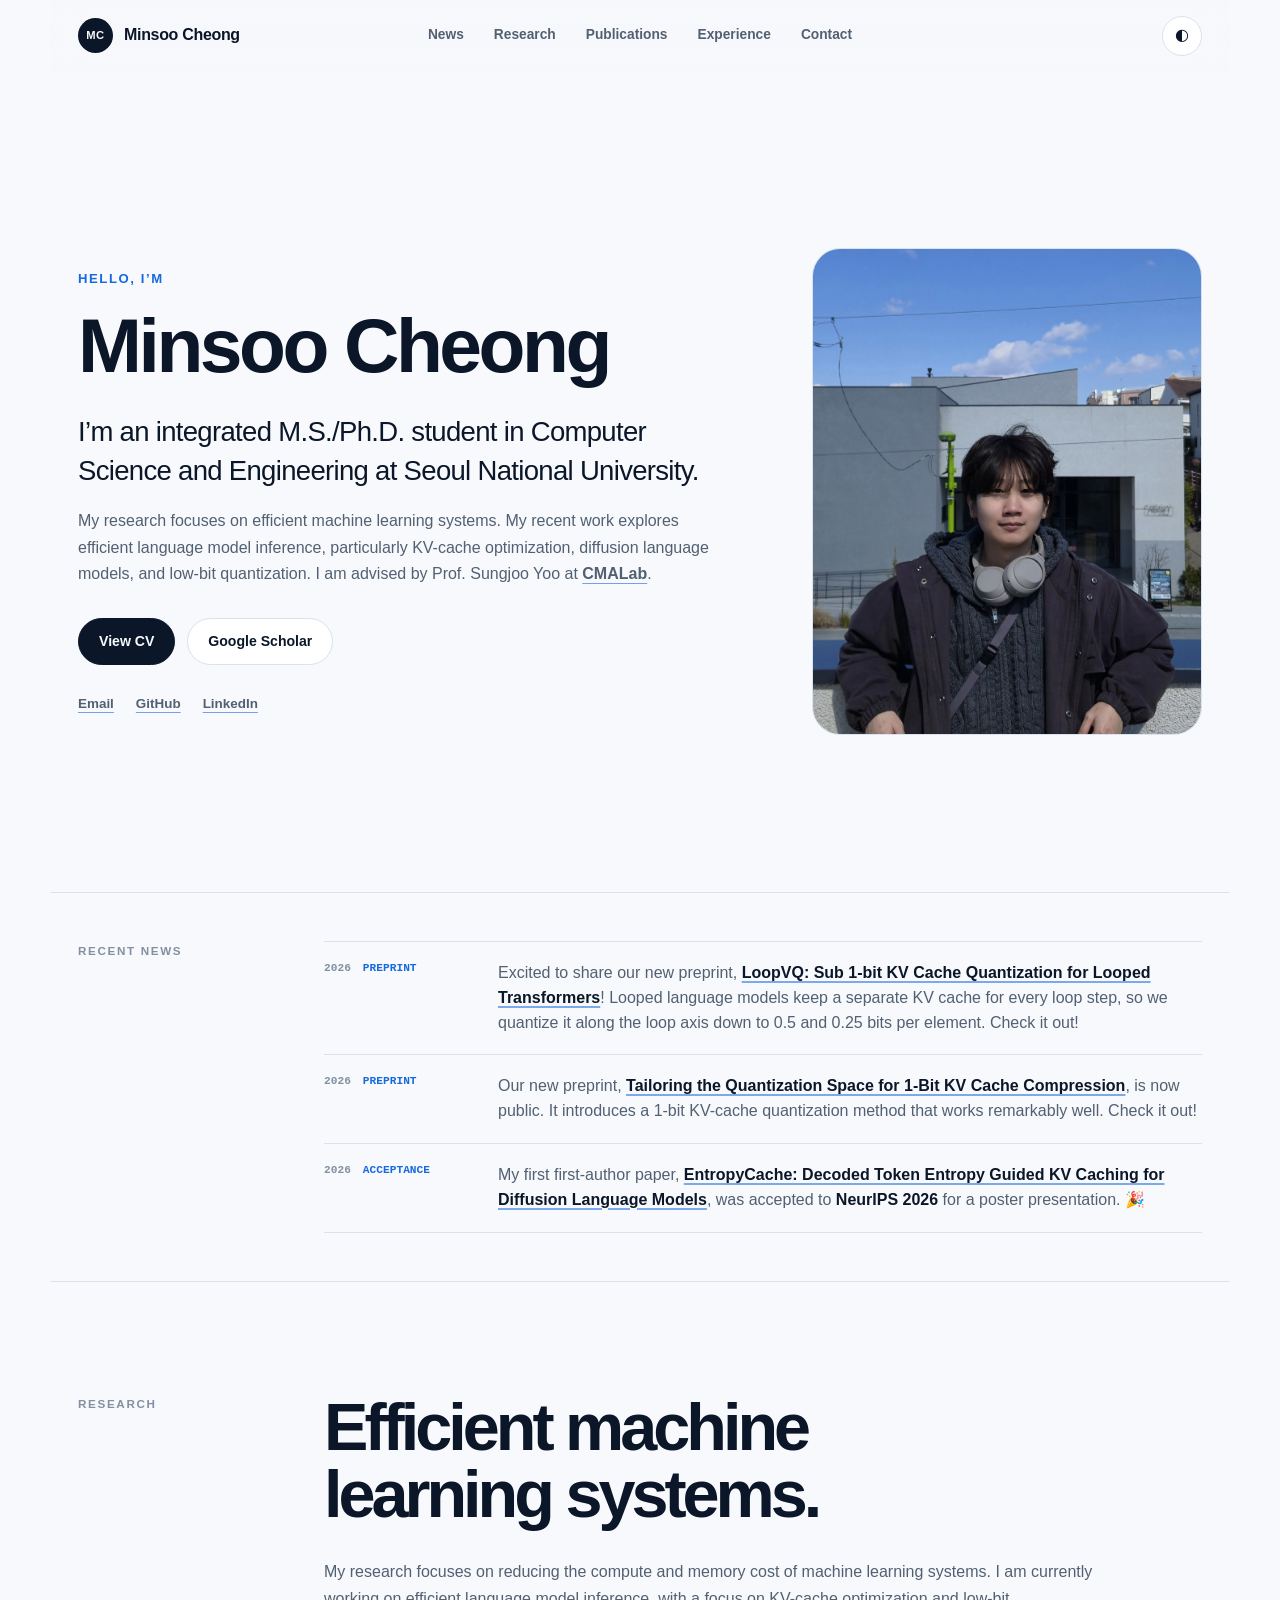
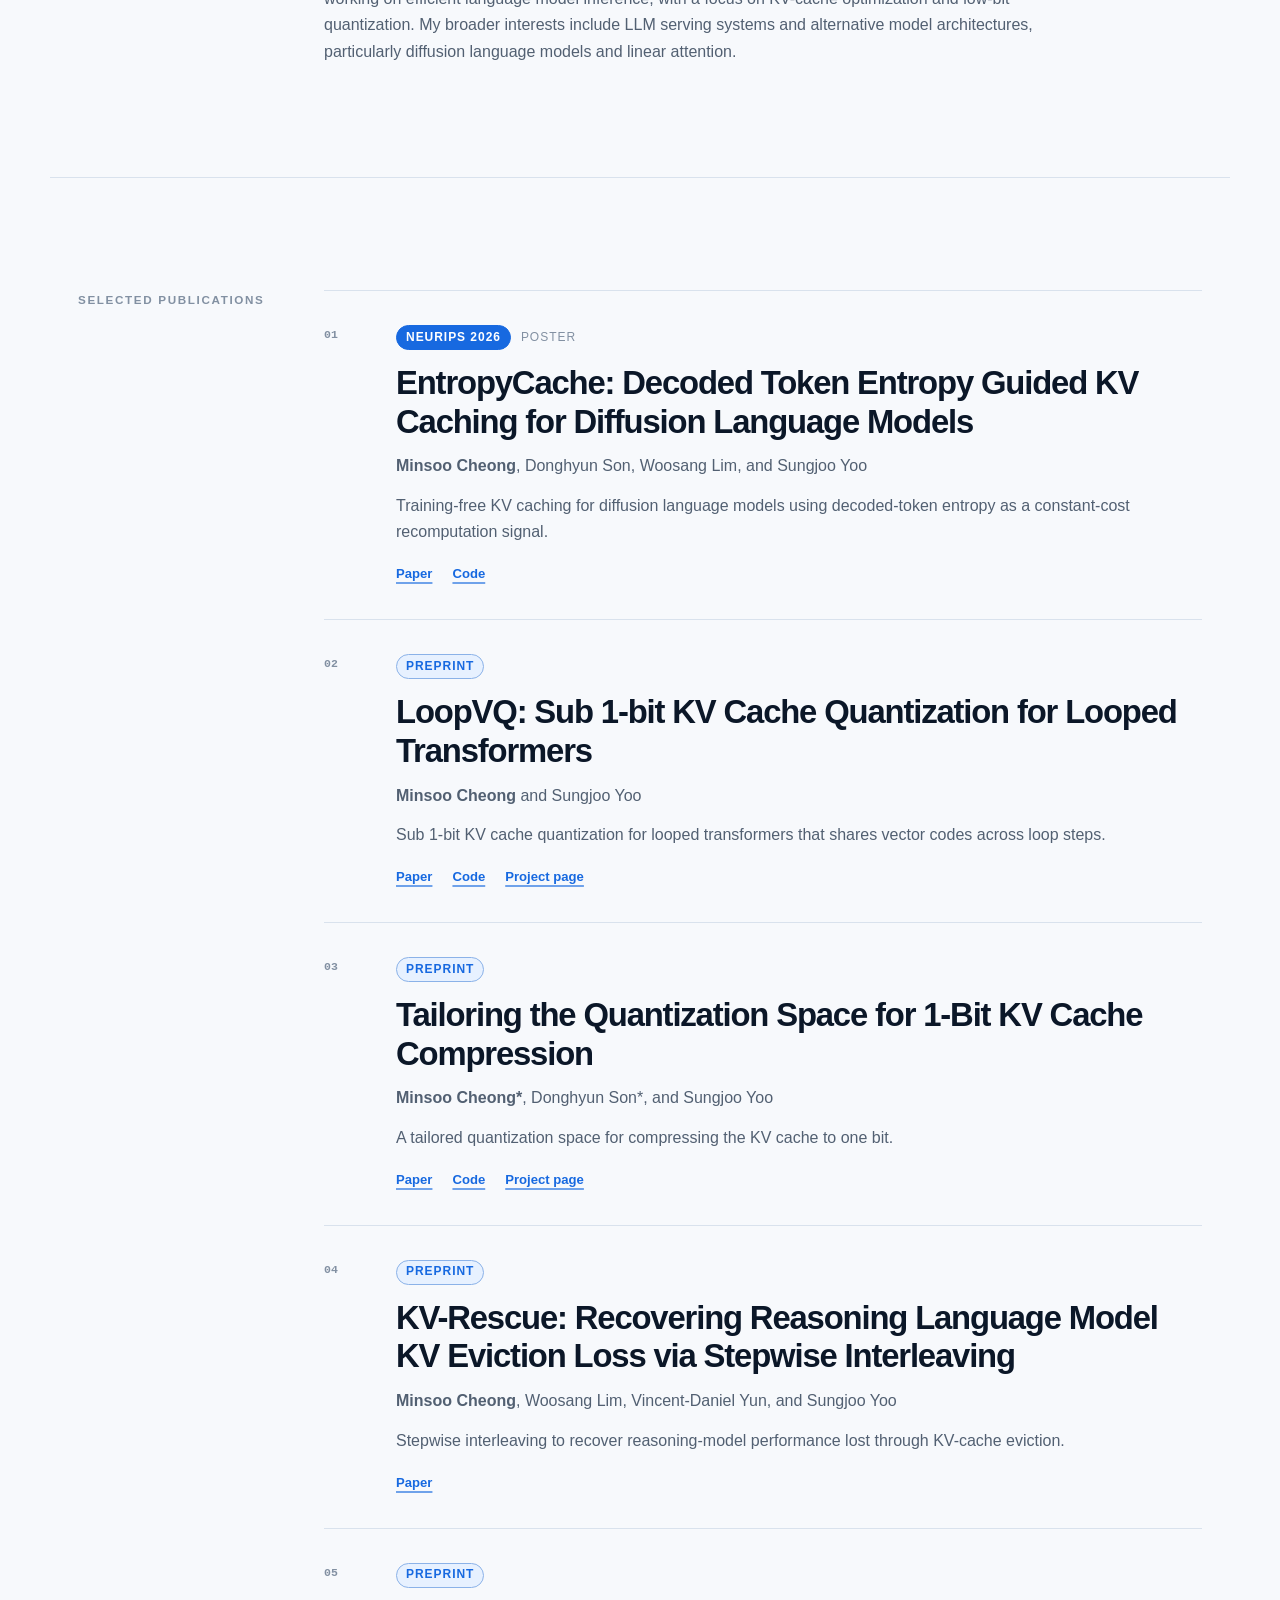
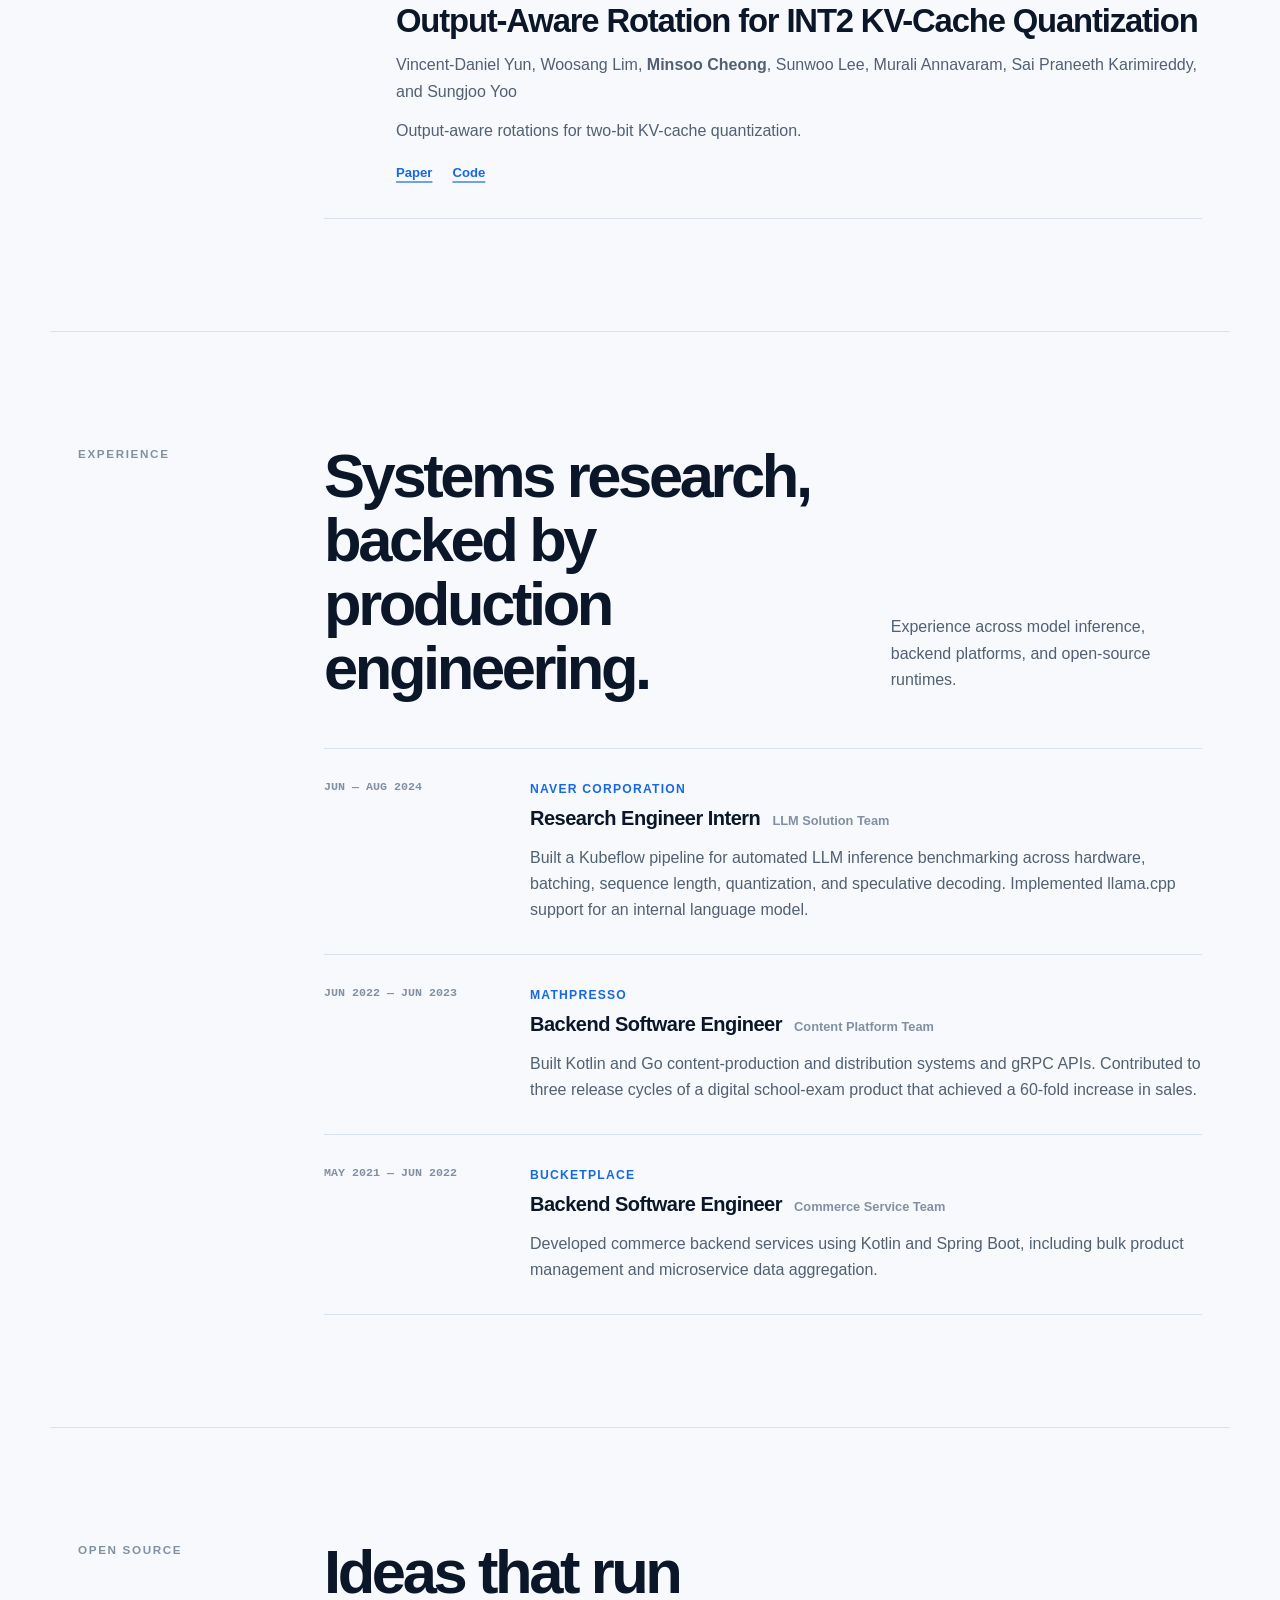
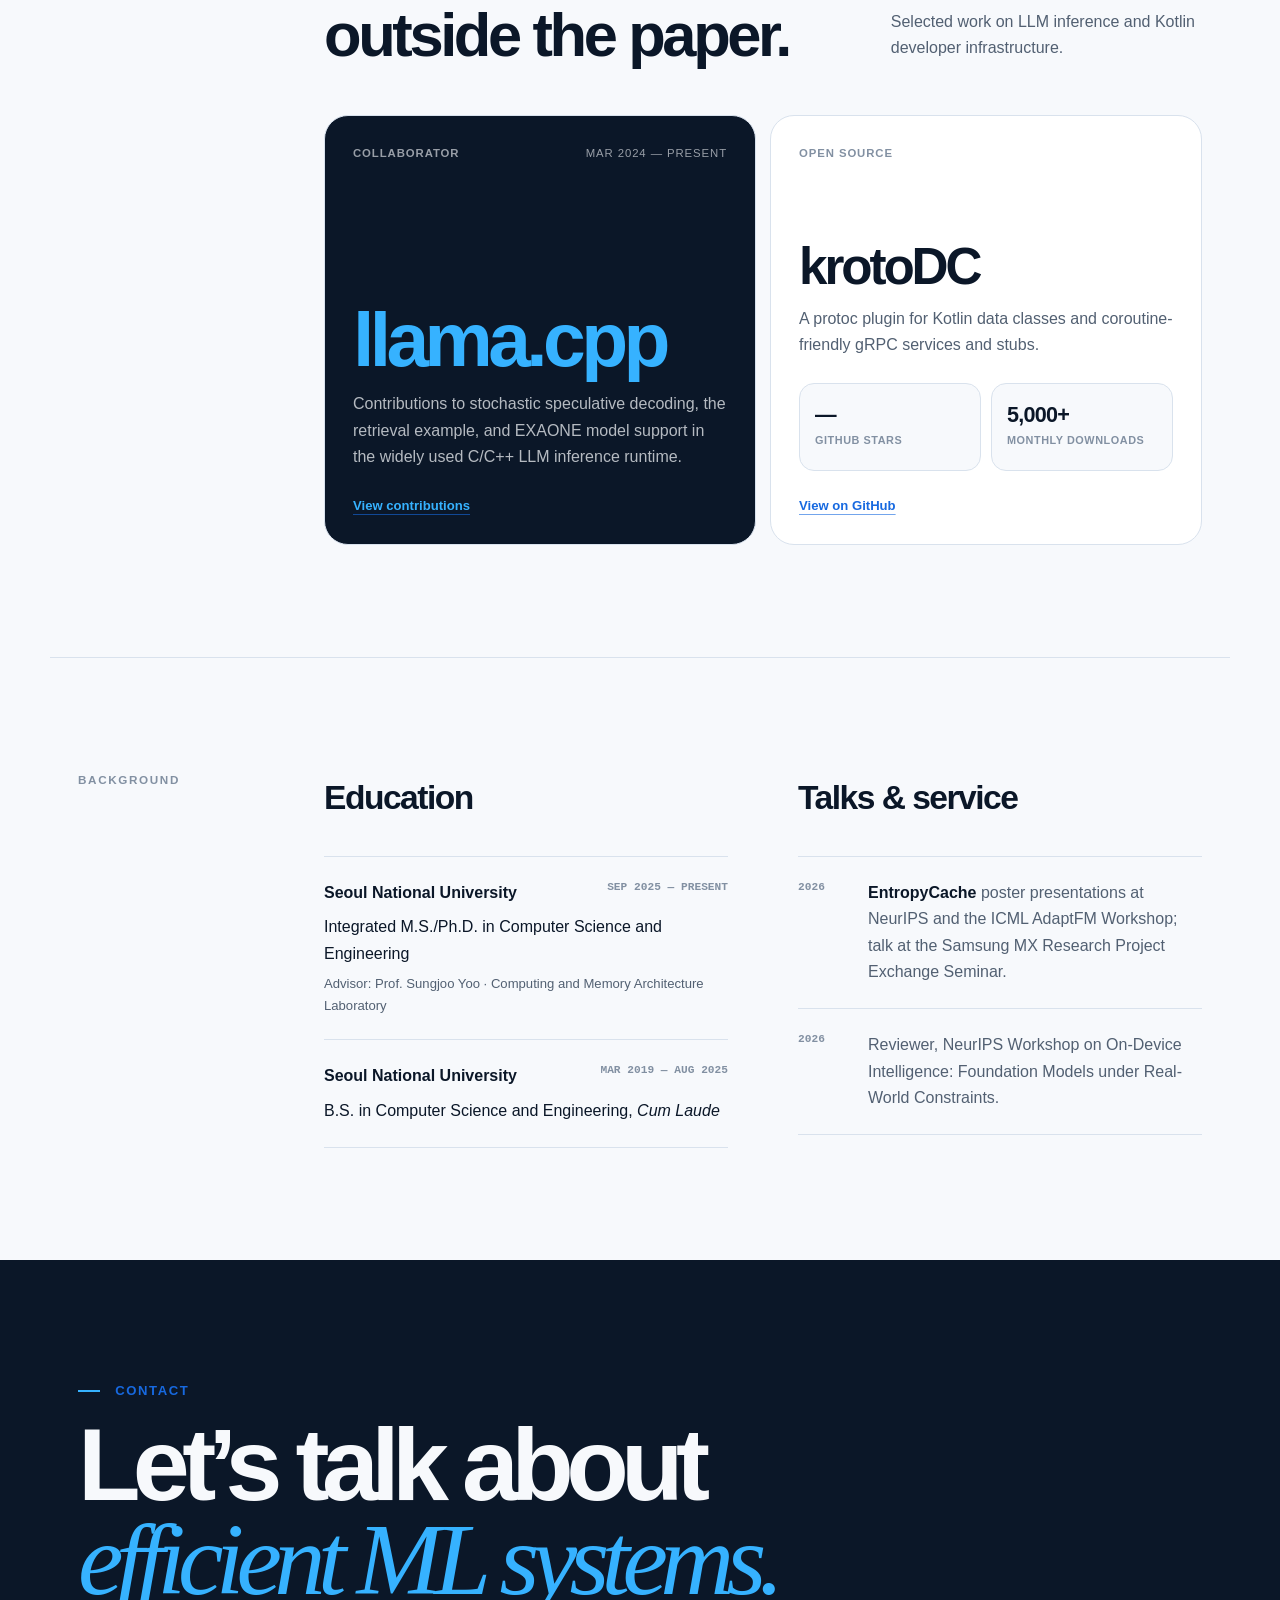
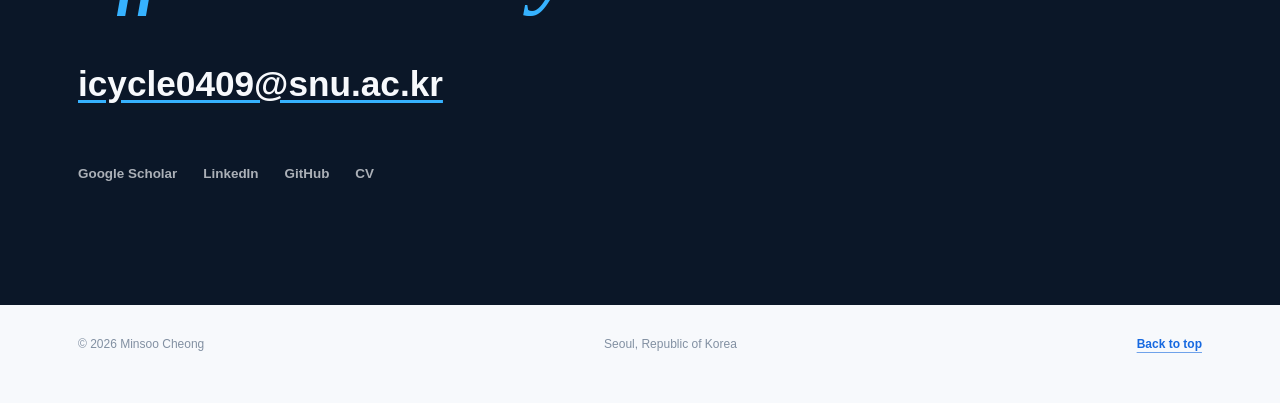
<file: index.html>
<!doctype html>
<html lang="en">
  <head>
    <meta charset="utf-8" />
    <meta name="viewport" content="width=device-width, initial-scale=1" />
    <meta name="color-scheme" content="light dark" />
    <meta name="theme-color" content="#f7f9fc" media="(prefers-color-scheme: light)" />
    <meta name="theme-color" content="#07111f" media="(prefers-color-scheme: dark)" />
    <meta
      name="description"
      content="Minsoo Cheong is an integrated M.S./Ph.D. student at Seoul National University working on efficient machine learning systems and language model inference."
    />
    <meta property="og:title" content="Minsoo Cheong · Efficient ML Systems" />
    <meta
      property="og:description"
      content="Research on efficient language model inference, KV-cache optimization, and diffusion language models."
    />
    <meta property="og:type" content="website" />
    <meta property="og:url" content="https://mscheong01.github.io/" />
    <title>Minsoo Cheong · Efficient ML Systems</title>
    <script>document.documentElement.classList.add('js');</script>
    <link rel="canonical" href="https://mscheong01.github.io/" />
    <link rel="icon" href="favicon.svg" type="image/svg+xml" />
    <link rel="stylesheet" href="styles.css?v=2" />
  </head>
  <body>
    <a class="skip-link" href="#main">Skip to content</a>

    <header class="site-header" data-header>
      <a class="brand" href="#top" aria-label="Minsoo Cheong, home">
        <span class="brand-mark" aria-hidden="true">MC</span>
        <span class="brand-name">Minsoo Cheong</span>
      </a>
      <nav class="desktop-nav" aria-label="Primary navigation">
        <a href="#news">News</a>
        <a href="#research">Research</a>
        <a href="#publications">Publications</a>
        <a href="#experience">Experience</a>
        <a href="#contact">Contact</a>
      </nav>
      <div class="header-actions">
        <button class="theme-toggle" type="button" data-theme-toggle aria-label="Switch color theme">
          <span class="theme-icon" aria-hidden="true">◐</span>
        </button>
        <button class="menu-toggle" type="button" data-menu-toggle aria-expanded="false" aria-controls="mobile-nav">
          <span class="sr-only">Open navigation</span>
          <span></span><span></span>
        </button>
      </div>
      <nav class="mobile-nav" id="mobile-nav" data-mobile-nav aria-label="Mobile navigation">
        <a href="#news">News</a>
        <a href="#research">Research</a>
        <a href="#publications">Publications</a>
        <a href="#experience">Experience</a>
        <a href="#open-source">Open source</a>
        <a href="#contact">Contact</a>
      </nav>
    </header>

    <main id="main">
      <section class="hero" id="top" aria-labelledby="hero-title">
        <div class="hero-copy reveal">
          <p class="eyebrow">Hello, I’m</p>
          <h1 id="hero-title">Minsoo Cheong</h1>
          <p class="hero-lede">
            I’m an integrated M.S./Ph.D. student in Computer Science and Engineering at Seoul National University.
          </p>
          <p class="hero-intro">
            My research focuses on efficient machine learning systems. My recent work explores efficient language model inference, particularly KV-cache optimization, diffusion language models, and low-bit quantization. I am advised by Prof. Sungjoo Yoo at <a href="https://cmalab.snu.ac.kr/">CMALab</a>.
          </p>
          <div class="hero-cta">
            <a class="button button-primary" href="assets/Minsoo_Cheong_CV.pdf">View CV</a>
            <a class="button button-quiet" href="https://scholar.google.com/citations?user=WEMHVCUAAAAJ">Google Scholar</a>
          </div>
          <div class="hero-links" aria-label="Contact and profiles">
            <a href="mailto:icycle0409@snu.ac.kr">Email</a>
            <a href="https://github.com/mscheong01">GitHub</a>
            <a href="https://kr.linkedin.com/in/minsoo-cheong-606314206">LinkedIn</a>
          </div>
        </div>

        <figure class="portrait reveal">
          <img
            class="profile-photo"
            src="assets/minsoo-cheong.jpg"
            alt="Minsoo Cheong"
            width="960"
            height="1200"
            decoding="async"
            fetchpriority="high"
          />
        </figure>
      </section>

      <section class="section recent-news" id="news" aria-labelledby="news-title">
        <div class="section-label">Recent news</div>
        <div class="news-list reveal">
          <h2 class="sr-only" id="news-title">Recent news</h2>
          <article class="news-item">
            <div class="news-meta"><time datetime="2026">2026</time><span>Preprint</span></div>
            <p>Excited to share our new preprint, <a href="loopvq/"><strong>LoopVQ: Sub 1-bit KV Cache Quantization for Looped Transformers</strong></a>! Looped language models keep a separate KV cache for every loop step, so we quantize it along the loop axis down to 0.5 and 0.25 bits per element. Check it out!</p>
          </article>
          <article class="news-item">
            <div class="news-meta"><time datetime="2026">2026</time><span>Preprint</span></div>
            <p>Our new preprint, <a href="https://dhdroid.github.io/TaSQ/"><strong>Tailoring the Quantization Space for 1-Bit KV Cache Compression</strong></a>, is now public. It introduces a 1-bit KV-cache quantization method that works remarkably well. Check it out!</p>
          </article>
          <article class="news-item">
            <div class="news-meta"><time datetime="2026">2026</time><span>Acceptance</span></div>
            <p>My first first-author paper, <a href="https://arxiv.org/abs/2603.18489"><strong>EntropyCache: Decoded Token Entropy Guided KV Caching for Diffusion Language Models</strong></a>, was accepted to <strong>NeurIPS 2026</strong> for a poster presentation. 🎉</p>
          </article>
        </div>
      </section>

      <section class="section research-intro" id="research" aria-labelledby="research-title">
        <div class="section-label">Research</div>
        <div class="section-body split-intro reveal">
          <h2 id="research-title">Efficient machine learning systems.</h2>
          <p>
            My research focuses on reducing the compute and memory cost of machine learning systems. I am currently working on efficient language model inference, with a focus on KV-cache optimization and low-bit quantization. My broader interests include LLM serving systems and alternative model architectures, particularly diffusion language models and linear attention.
          </p>
        </div>
      </section>

      <section class="section publications" id="publications" aria-labelledby="publications-title">
        <div class="section-label">Selected publications</div>
        <div class="section-body">
          <h2 class="sr-only" id="publications-title">Selected publications</h2>
          <article class="paper featured reveal">
            <div class="paper-index">01</div>
            <div class="paper-main">
              <div class="paper-meta"><span class="status accepted">NeurIPS 2026</span><span>Poster</span></div>
              <h3>EntropyCache: Decoded Token Entropy Guided KV Caching for Diffusion Language Models</h3>
              <p class="authors"><strong>Minsoo Cheong</strong>, Donghyun Son, Woosang Lim, and Sungjoo Yoo</p>
              <p class="paper-summary">Training-free KV caching for diffusion language models using decoded-token entropy as a constant-cost recomputation signal.</p>
              <div class="paper-links">
                <a href="https://arxiv.org/abs/2603.18489">Paper</a>
                <a href="https://github.com/mscheong01/EntropyCache">Code</a>
              </div>
            </div>
          </article>

          <article class="paper reveal">
            <div class="paper-index">02</div>
            <div class="paper-main">
              <div class="paper-meta"><span class="status preprint">Preprint</span></div>
              <h3>LoopVQ: Sub 1-bit KV Cache Quantization for Looped Transformers</h3>
              <p class="authors"><strong>Minsoo Cheong</strong> and Sungjoo Yoo</p>
              <p class="paper-summary">Sub 1-bit KV cache quantization for looped transformers that shares vector codes across loop steps.</p>
              <div class="paper-links">
                <a href="https://arxiv.org/abs/2611.05304">Paper</a>
                <a href="https://github.com/mscheong01/LoopVQ">Code</a>
                <a href="loopvq/">Project page</a>
              </div>
            </div>
          </article>

          <article class="paper reveal">
            <div class="paper-index">03</div>
            <div class="paper-main">
              <div class="paper-meta"><span class="status preprint">Preprint</span></div>
              <h3>Tailoring the Quantization Space for 1-Bit KV Cache Compression</h3>
              <p class="authors"><strong>Minsoo Cheong*</strong>, Donghyun Son*, and Sungjoo Yoo</p>
              <p class="paper-summary">A tailored quantization space for compressing the KV cache to one bit.</p>
              <div class="paper-links">
                <a href="https://openreview.net/pdf?id=lWUM9JOGww">Paper</a>
                <a href="https://github.com/mscheong01/TaSQ">Code</a>
                <a href="https://dhdroid.github.io/TaSQ/">Project page</a>
              </div>
            </div>
          </article>

          <article class="paper reveal">
            <div class="paper-index">04</div>
            <div class="paper-main">
              <div class="paper-meta"><span class="status preprint">Preprint</span></div>
              <h3>KV-Rescue: Recovering Reasoning Language Model KV Eviction Loss via Stepwise Interleaving</h3>
              <p class="authors"><strong>Minsoo Cheong</strong>, Woosang Lim, Vincent-Daniel Yun, and Sungjoo Yoo</p>
              <p class="paper-summary">Stepwise interleaving to recover reasoning-model performance lost through KV-cache eviction.</p>
              <div class="paper-links">
                <a href="https://arxiv.org/abs/2608.15797">Paper</a>
              </div>
            </div>
          </article>

          <article class="paper reveal">
            <div class="paper-index">05</div>
            <div class="paper-main">
              <div class="paper-meta"><span class="status preprint">Preprint</span></div>
              <h3>Output-Aware Rotation for INT2 KV-Cache Quantization</h3>
              <p class="authors">Vincent-Daniel Yun, Woosang Lim, <strong>Minsoo Cheong</strong>, Sunwoo Lee, Murali Annavaram, Sai Praneeth Karimireddy, and Sungjoo Yoo</p>
              <p class="paper-summary">Output-aware rotations for two-bit KV-cache quantization.</p>
              <div class="paper-links">
                <a href="https://arxiv.org/abs/2608.02691">Paper</a>
                <a href="https://github.com/daniel-eai/Output-Aware-INT2-KV-Cache-Quantization">Code</a>
              </div>
            </div>
          </article>
        </div>
      </section>

      <section class="section experience" id="experience" aria-labelledby="experience-title">
        <div class="section-label">Experience</div>
        <div class="section-body">
          <div class="section-heading-row reveal">
            <h2 id="experience-title">Systems research, backed by production engineering.</h2>
            <p>Experience across model inference, backend platforms, and open-source runtimes.</p>
          </div>

          <div class="timeline">
            <article class="timeline-item reveal">
              <div class="timeline-date">Jun — Aug 2024</div>
              <div class="timeline-content">
                <p class="timeline-org">NAVER Corporation</p>
                <h3>Research Engineer Intern <span>LLM Solution Team</span></h3>
                <p>Built a Kubeflow pipeline for automated LLM inference benchmarking across hardware, batching, sequence length, quantization, and speculative decoding. Implemented llama.cpp support for an internal language model.</p>
              </div>
            </article>
            <article class="timeline-item reveal">
              <div class="timeline-date">Jun 2022 — Jun 2023</div>
              <div class="timeline-content">
                <p class="timeline-org">Mathpresso</p>
                <h3>Backend Software Engineer <span>Content Platform Team</span></h3>
                <p>Built Kotlin and Go content-production and distribution systems and gRPC APIs. Contributed to three release cycles of a digital school-exam product that achieved a 60-fold increase in sales.</p>
              </div>
            </article>
            <article class="timeline-item reveal">
              <div class="timeline-date">May 2021 — Jun 2022</div>
              <div class="timeline-content">
                <p class="timeline-org">Bucketplace</p>
                <h3>Backend Software Engineer <span>Commerce Service Team</span></h3>
                <p>Developed commerce backend services using Kotlin and Spring Boot, including bulk product management and microservice data aggregation.</p>
              </div>
            </article>
          </div>
        </div>
      </section>

      <section class="section open-source" id="open-source" aria-labelledby="open-source-title">
        <div class="section-label">Open source</div>
        <div class="section-body">
          <div class="section-heading-row reveal">
            <h2 id="open-source-title">Ideas that run outside the paper.</h2>
            <p>Selected work on LLM inference and Kotlin developer infrastructure.</p>
          </div>
          <div class="project-grid">
            <article class="project-card project-featured reveal">
              <div class="project-top"><span class="project-type">Collaborator</span><span>Mar 2024 — Present</span></div>
              <h3>llama.cpp</h3>
              <p>Contributions to stochastic speculative decoding, the retrieval example, and EXAONE model support in the widely used C/C++ LLM inference runtime.</p>
              <a href="https://github.com/ggerganov/llama.cpp/pulls?q=is%3Apr+author%3Amscheong01+">View contributions</a>
            </article>
            <article class="project-card reveal">
              <div class="project-top"><span class="project-type">Open source</span></div>
              <h3>krotoDC</h3>
              <p>A protoc plugin for Kotlin data classes and coroutine-friendly gRPC services and stubs.</p>
              <div class="project-stats">
                <a class="project-stat" href="https://github.com/mscheong01/krotoDC" aria-label="krotoDC stars on GitHub">
                  <strong data-github-stars aria-live="polite">—</strong>
                  <span>GitHub stars</span>
                </a>
                <a class="project-stat" href="https://central.sonatype.com/search?q=krotoDC" aria-label="krotoDC downloads on Maven Central">
                  <strong>5,000+</strong>
                  <span>monthly downloads</span>
                </a>
              </div>
              <a href="https://github.com/mscheong01/krotoDC">View on GitHub</a>
            </article>
          </div>
        </div>
      </section>

      <section class="section profile" id="profile" aria-labelledby="profile-title">
        <div class="section-label">Background</div>
        <div class="section-body profile-grid">
          <div class="education-block reveal">
            <h2 id="profile-title">Education</h2>
            <article>
              <div><strong>Seoul National University</strong><span>Sep 2025 — Present</span></div>
              <p>Integrated M.S./Ph.D. in Computer Science and Engineering</p>
              <small>Advisor: Prof. Sungjoo Yoo · Computing and Memory Architecture Laboratory</small>
            </article>
            <article>
              <div><strong>Seoul National University</strong><span>Mar 2019 — Aug 2025</span></div>
              <p>B.S. in Computer Science and Engineering, <em>Cum Laude</em></p>
            </article>
          </div>
          <div class="activity-block reveal">
            <h2>Talks &amp; service</h2>
            <article>
              <span>2026</span>
              <p><strong>EntropyCache</strong> poster presentations at NeurIPS and the ICML AdaptFM Workshop; talk at the Samsung MX Research Project Exchange Seminar.</p>
            </article>
            <article>
              <span>2026</span>
              <p>Reviewer, NeurIPS Workshop on On-Device Intelligence: Foundation Models under Real-World Constraints.</p>
            </article>
          </div>
        </div>
      </section>

      <section class="contact" id="contact" aria-labelledby="contact-title">
        <div class="contact-inner reveal">
          <p class="eyebrow"><span></span> Contact</p>
          <h2 id="contact-title">Let’s talk about<br /><em>efficient ML systems.</em></h2>
          <a class="contact-email" href="mailto:icycle0409@snu.ac.kr">icycle0409@snu.ac.kr</a>
          <div class="contact-links" aria-label="Profiles">
            <a href="https://scholar.google.com/citations?user=WEMHVCUAAAAJ">Google Scholar</a>
            <a href="https://kr.linkedin.com/in/minsoo-cheong-606314206">LinkedIn</a>
            <a href="https://github.com/mscheong01">GitHub</a>
            <a href="assets/Minsoo_Cheong_CV.pdf">CV</a>
          </div>
        </div>
      </section>
    </main>

    <footer class="site-footer">
      <span>© 2026 Minsoo Cheong</span>
      <span>Seoul, Republic of Korea</span>
      <a href="#top">Back to top</a>
    </footer>

    <script src="script.js"></script>
  </body>
</html>
</file>
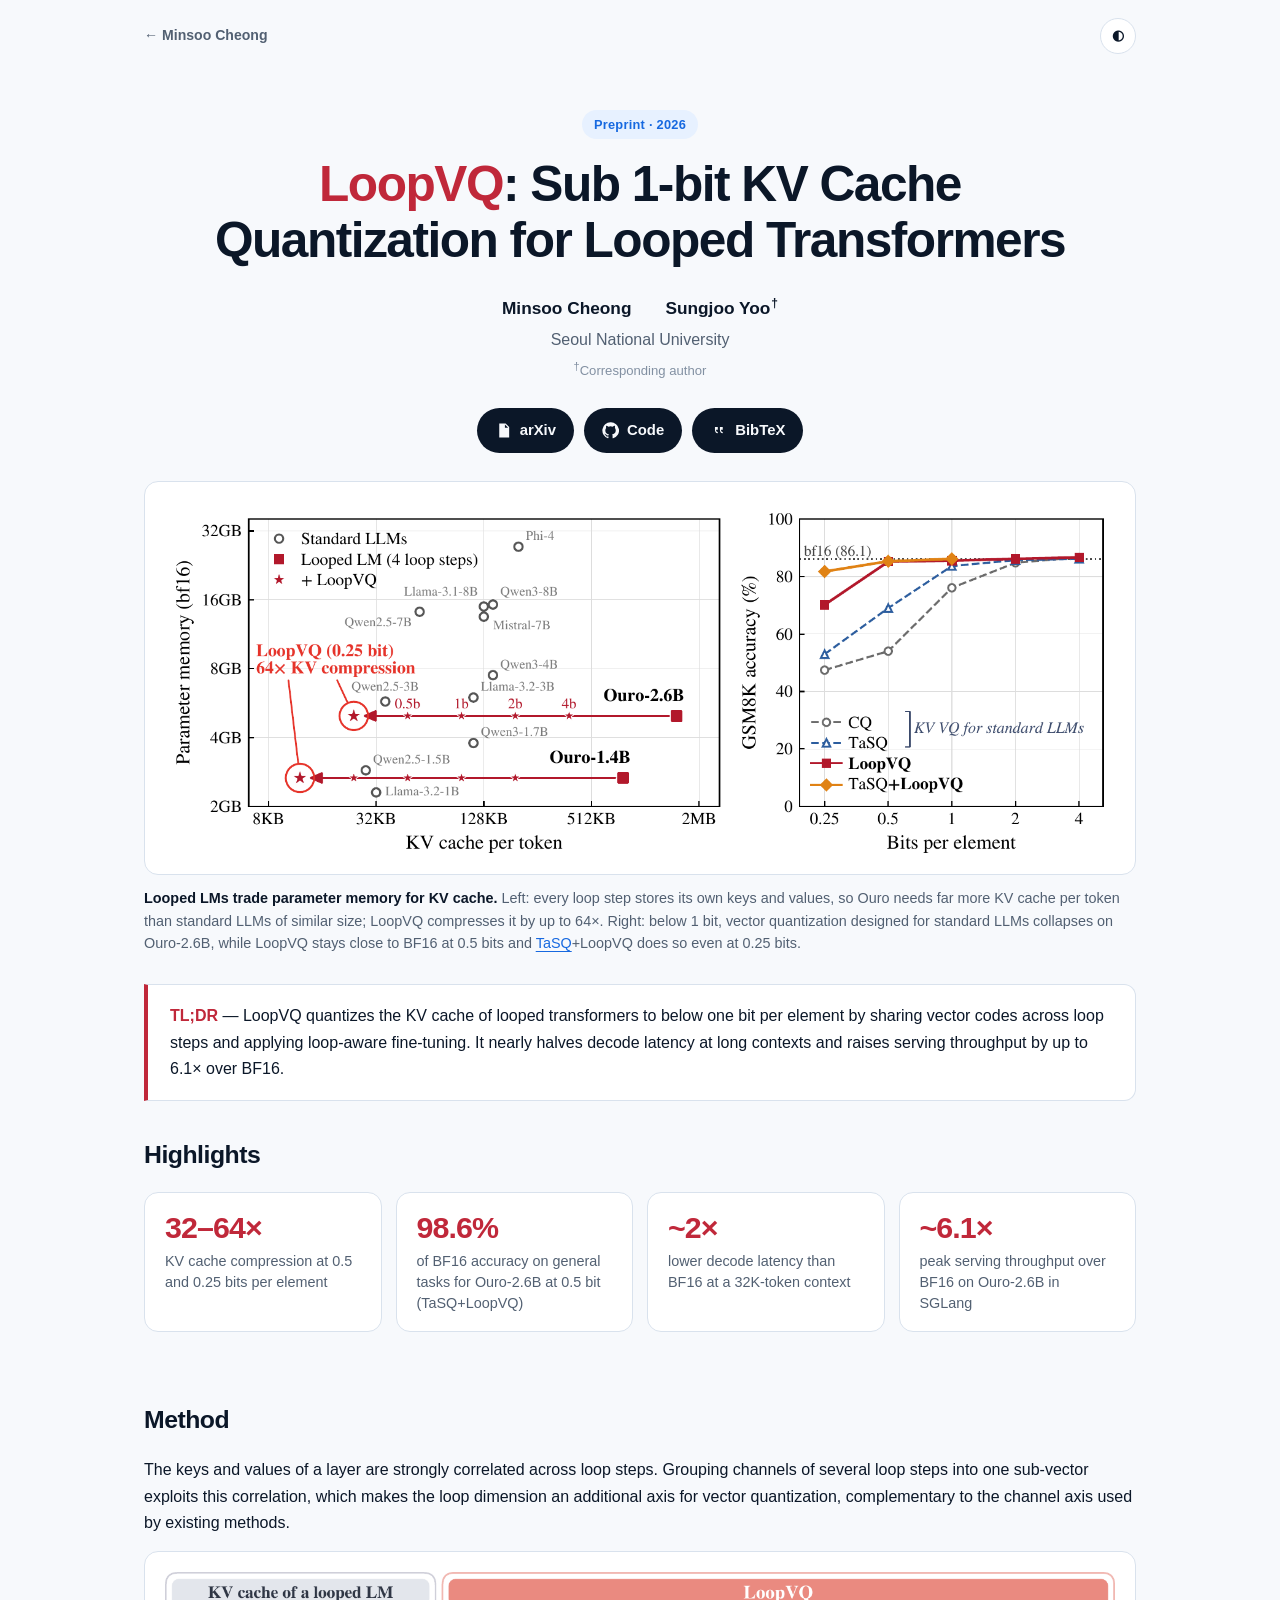
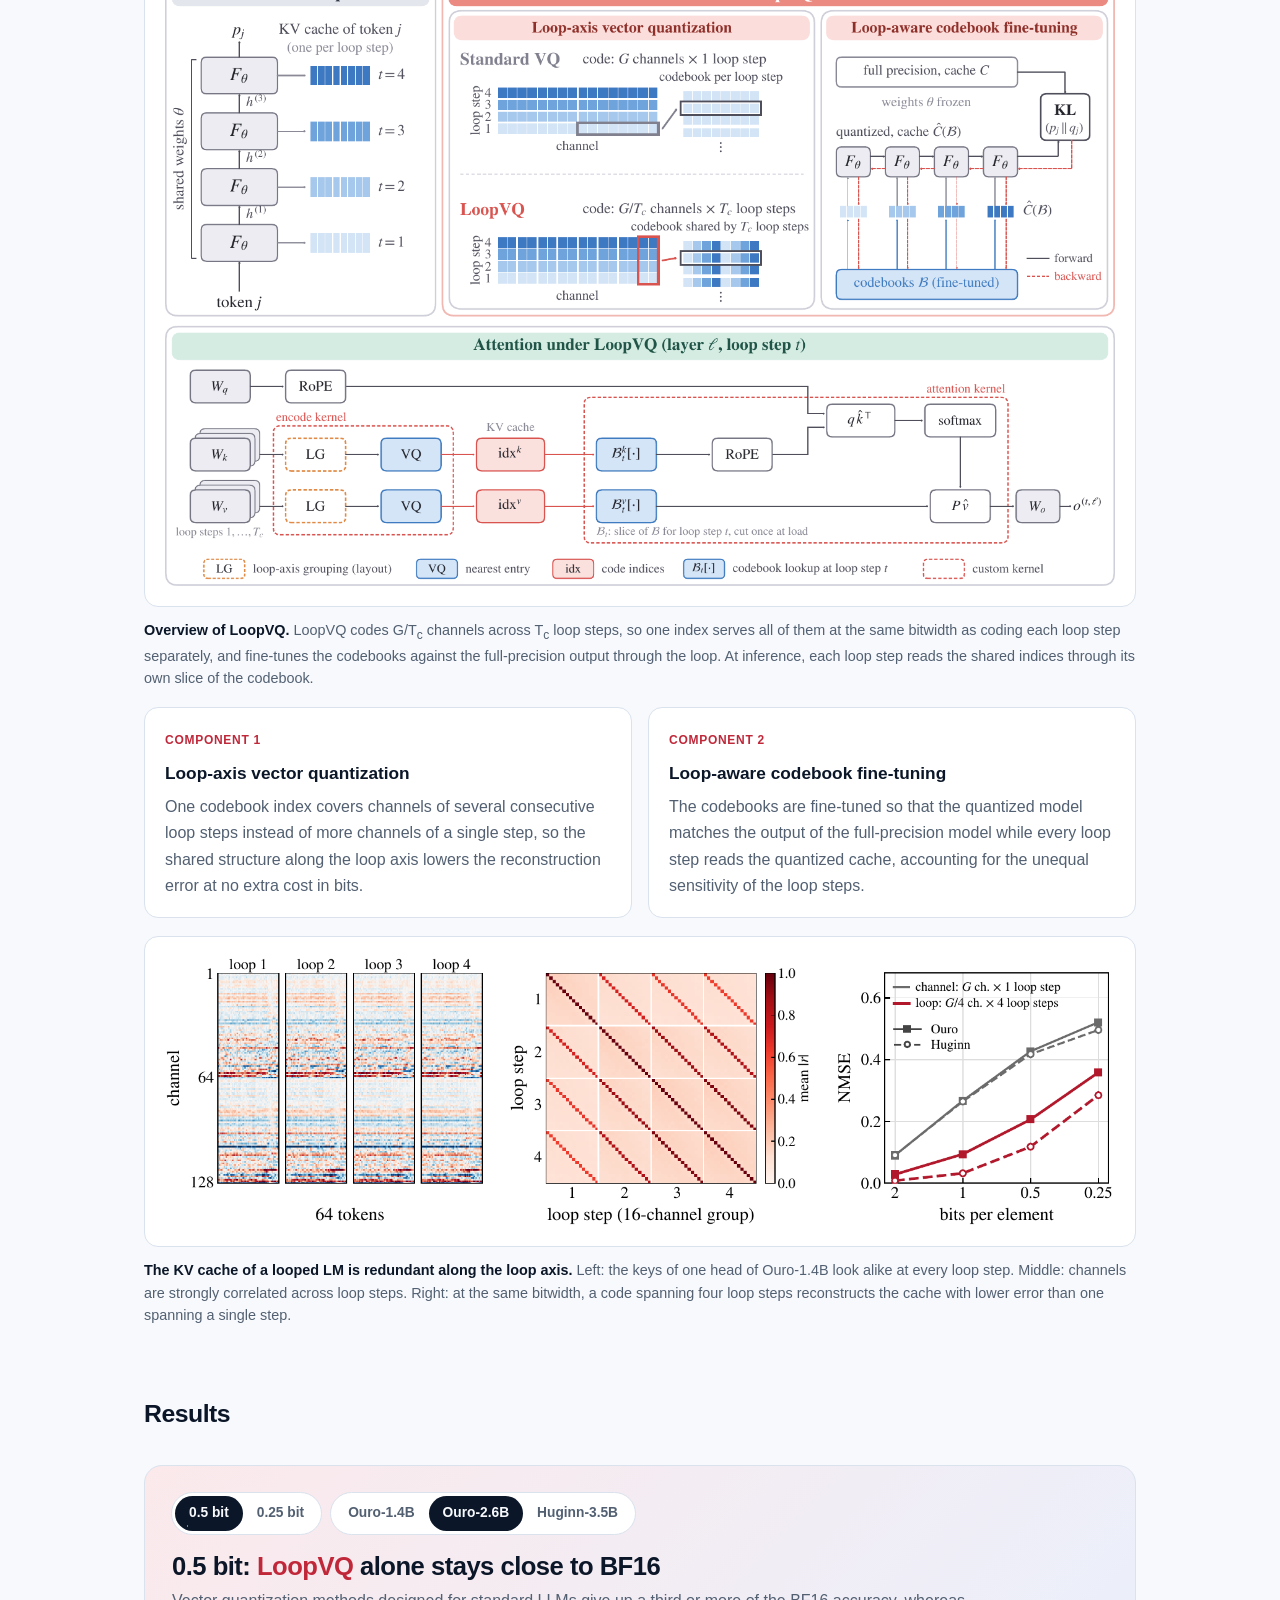
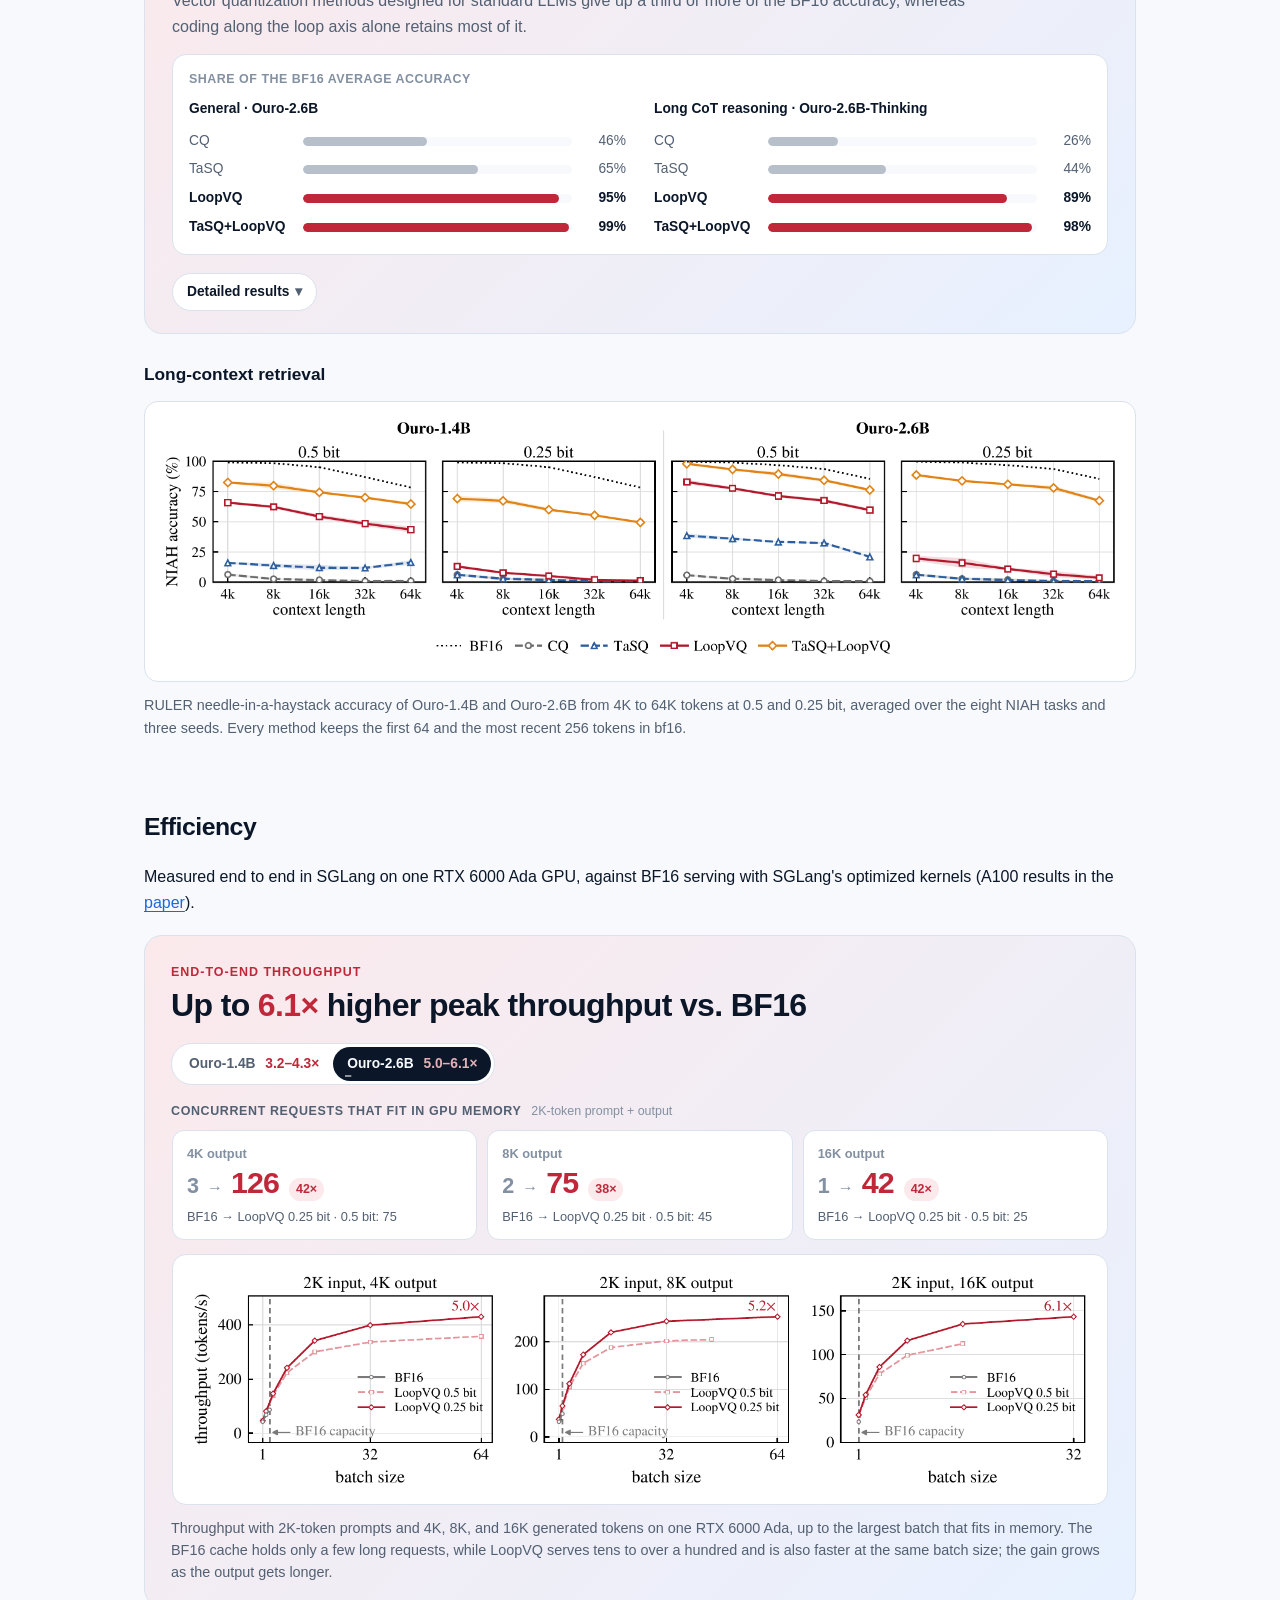
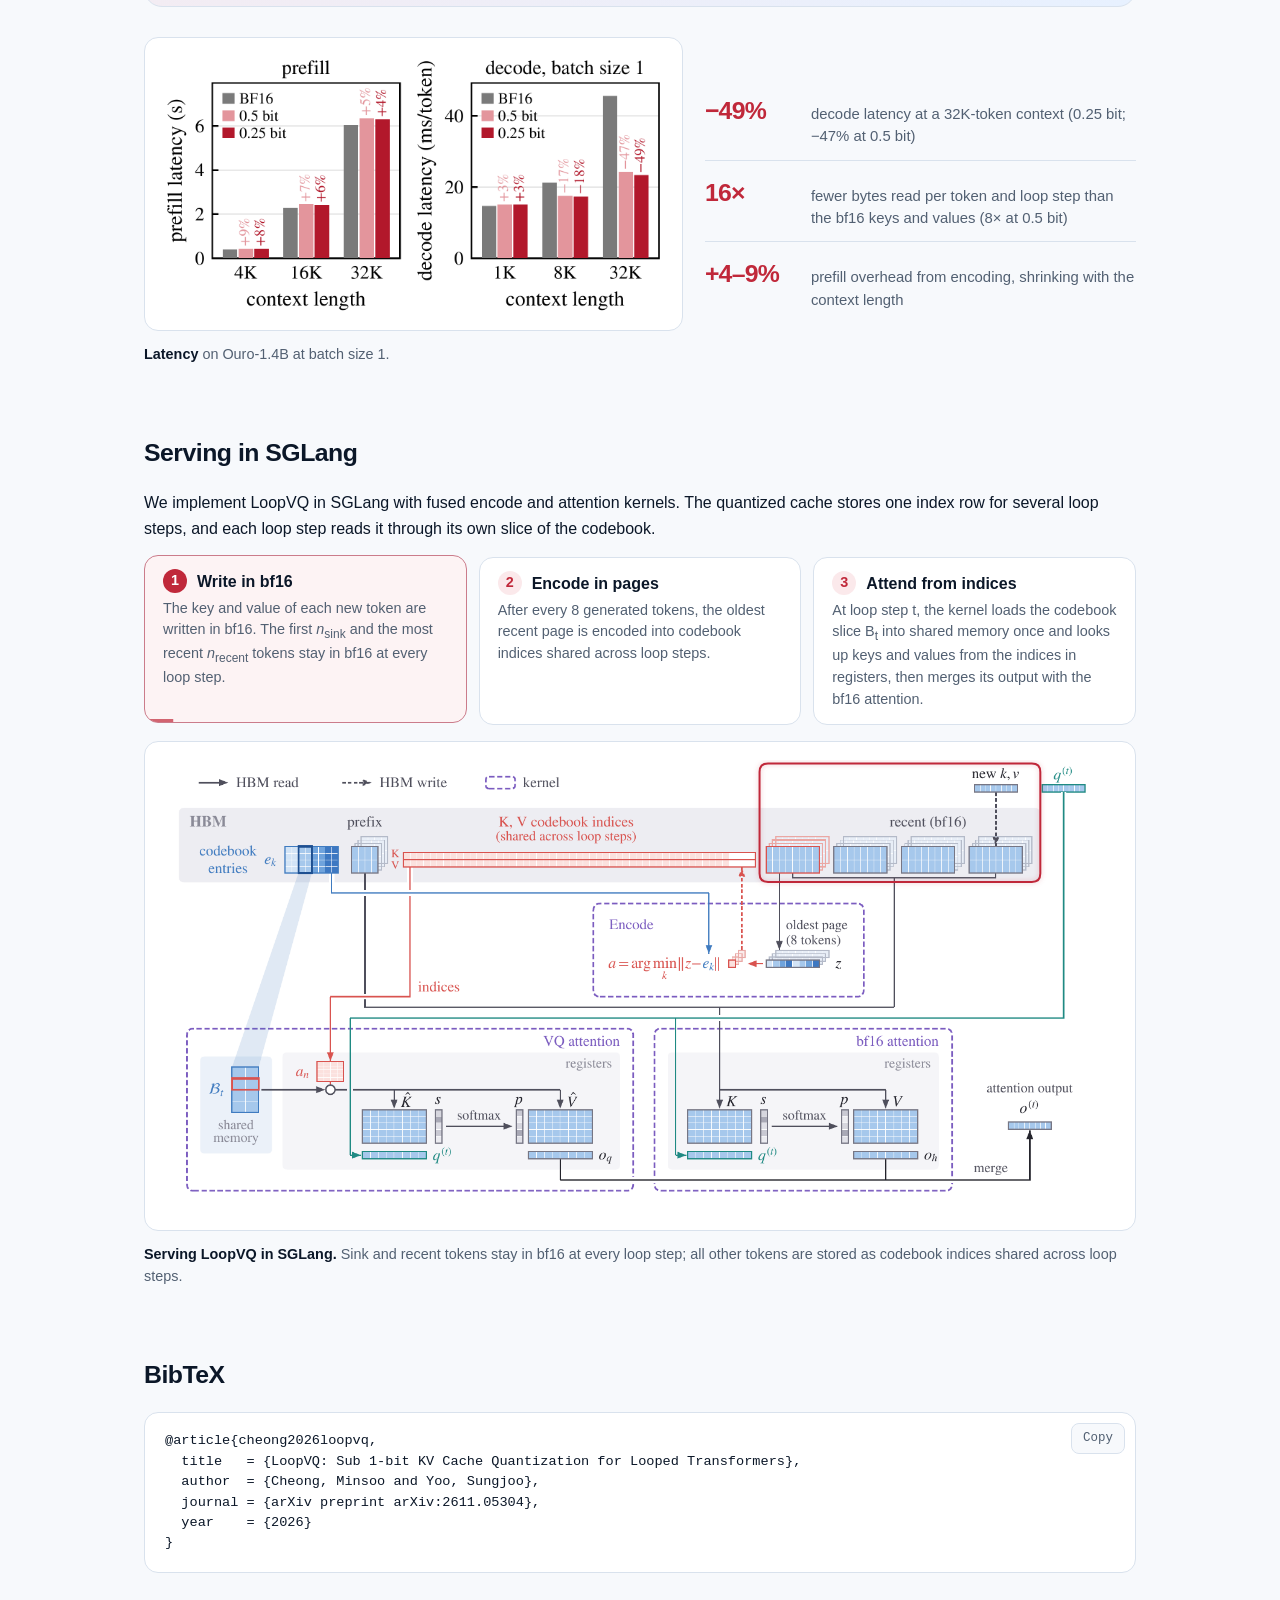
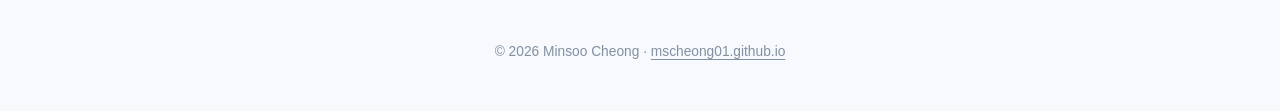
<file: loopvq/index.html>
<!doctype html>
<html lang="en">
  <head>
    <meta charset="utf-8" />
    <meta name="viewport" content="width=device-width, initial-scale=1" />
    <meta name="color-scheme" content="light dark" />
    <meta
      name="description"
      content="LoopVQ: sub 1-bit KV cache quantization for looped transformers, with loop-axis vector quantization and loop-aware codebook fine-tuning."
    />
    <title>LoopVQ: Sub 1-bit KV Cache Quantization for Looped Transformers</title>
    <script>
      try {
        const saved = localStorage.getItem('theme');
        document.documentElement.dataset.theme =
          saved || (matchMedia('(prefers-color-scheme: dark)').matches ? 'dark' : 'light');
      } catch (e) {}
    </script>
    <link rel="icon" href="../favicon.svg" type="image/svg+xml" />
    <style>
      :root {
        --bg: #f7f9fc;
        --surface: #ffffff;
        --ink: #0b1728;
        --muted: #526072;
        --faint: #8290a2;
        --line: #d9e2ed;
        --accent: #1769e0;
        --accent-soft: #e7f1ff;
        --loop: #c0283a;
        --loop-soft: #fbe9eb;
        --max: 1040px;
      }
      [data-theme="dark"] {
        --bg: #07111f;
        --surface: #0d1929;
        --ink: #f1f6fc;
        --muted: #aebccd;
        --faint: #73859a;
        --line: #213147;
        --accent: #62a6ff;
        --accent-soft: #102949;
        --loop: #ff7a8a;
        --loop-soft: #3a1820;
      }
      * { box-sizing: border-box; }
      html { scroll-behavior: smooth; }
      body {
        margin: 0;
        background: var(--bg);
        color: var(--ink);
        font-family: Inter, ui-sans-serif, -apple-system, BlinkMacSystemFont, "Segoe UI", sans-serif;
        font-size: 16px;
        line-height: 1.65;
      }
      a { color: var(--accent); text-underline-offset: 3px; }
      .wrap { max-width: var(--max); margin: 0 auto; padding-inline: 24px; }

      .topbar {
        display: flex; justify-content: space-between; align-items: center;
        max-width: var(--max); margin: 0 auto; padding: 18px 24px 0;
        font-size: .88rem; font-weight: 600; color: var(--muted);
      }
      .topbar a { color: inherit; text-decoration: none; }
      .topbar a:hover { color: var(--accent); }
      .theme-toggle {
        width: 36px; height: 36px; border-radius: 50%; border: 1px solid var(--line);
        background: var(--surface); color: var(--ink); cursor: pointer; font: inherit;
      }

      header.hero { text-align: center; padding-block: 56px 28px; }
      .venue { display: inline-block; margin: 0 0 18px; padding: 4px 12px; border-radius: 999px;
        background: var(--accent-soft); color: var(--accent); font-size: .8rem; font-weight: 700; letter-spacing: .02em; }
      h1 { margin: 0 auto; max-width: 860px; font-size: clamp(1.9rem, 4.6vw, 3.1rem); line-height: 1.12; letter-spacing: -0.03em; }
      h1 .name { color: var(--loop); }
      .authors { margin: 26px 0 4px; display: flex; flex-wrap: wrap; justify-content: center; gap: 6px 34px; font-size: 1.08rem; font-weight: 650; }
      .authors a { color: var(--ink); text-decoration: none; }
      .authors a:hover { color: var(--accent); }
      .affil { margin: 0; color: var(--muted); }
      .affil-note { margin: 4px 0 0; color: var(--faint); font-size: .82rem; }
      .authors sup { font-size: .7em; margin-left: 1px; }
      .buttons { margin-top: 26px; display: flex; flex-wrap: wrap; justify-content: center; gap: 10px; }
      .btn {
        display: inline-flex; align-items: center; gap: 8px; padding: 10px 18px; border-radius: 999px;
        background: var(--ink); color: var(--bg); text-decoration: none; font-weight: 650; font-size: .93rem;
      }
      .btn svg { width: 17px; height: 17px; fill: currentColor; }
      .btn:hover { opacity: .86; }
      .btn.disabled { background: var(--surface); color: var(--faint); border: 1px solid var(--line); cursor: default; }
      .btn.disabled:hover { opacity: 1; }

      figure { margin: 0; }
      .figure-card {
        background: #fff; border: 1px solid var(--line); border-radius: 14px; padding: 18px;
      }
      .figure-card img { display: block; width: 100%; height: auto; }
      figcaption { margin-top: 12px; color: var(--muted); font-size: .9rem; line-height: 1.55; }
      figcaption strong { color: var(--ink); }

      section { padding-block: 34px; }
      h2 { margin: 0 0 16px; font-size: 1.55rem; letter-spacing: -0.02em; }
      h3 { margin: 0 0 6px; font-size: 1.08rem; }
      p { margin: 0 0 14px; }
      .lede { font-size: 1.07rem; }
      .tldr {
        margin-top: 30px; padding: 18px 22px; border-left: 4px solid var(--loop);
        background: var(--surface); border-radius: 0 12px 12px 0; border: 1px solid var(--line); border-left-width: 4px; border-left-color: var(--loop);
      }
      .tldr b { color: var(--loop); }

      .stats { display: grid; grid-template-columns: repeat(auto-fit, minmax(200px, 1fr)); gap: 14px; margin-top: 8px; }
      .stat { background: var(--surface); border: 1px solid var(--line); border-radius: 14px; padding: 18px 20px; }
      .stat .num { font-size: 1.9rem; font-weight: 780; letter-spacing: -0.03em; color: var(--loop); line-height: 1.1; }
      .stat .lbl { margin-top: 6px; color: var(--muted); font-size: .9rem; line-height: 1.45; }

      .two { display: grid; grid-template-columns: 1fr 1fr; gap: 16px; margin-block: 18px; }
      .card { background: var(--surface); border: 1px solid var(--line); border-radius: 14px; padding: 18px 20px; }
      .card p { margin: 0; color: var(--muted); }
      .tag { display: inline-block; margin-bottom: 8px; font-size: .75rem; font-weight: 750; letter-spacing: .06em; text-transform: uppercase; color: var(--loop); }

      .table-wrap { overflow-x: auto; margin-block: 14px 6px; border: 1px solid var(--line); border-radius: 14px; background: var(--surface); }
      table { border-collapse: collapse; width: 100%; min-width: 640px; font-size: .92rem; font-variant-numeric: tabular-nums; }
      th, td { padding: 9px 12px; text-align: right; border-bottom: 1px solid var(--line); white-space: nowrap; }
      th:first-child, td:first-child { text-align: left; }
      thead th { font-weight: 700; color: var(--muted); font-size: .82rem; }
      thead tr.group th { color: var(--ink); font-size: .86rem; border-bottom: 1px solid var(--line); text-align: center; }
      tbody tr:last-child td { border-bottom: 0; }
      tr.bf16 td { color: var(--muted); }
      tr.ours td { background-color: var(--accent-soft); }
      tr.ours td:first-child { font-weight: 700; }
      td.best { font-weight: 780; }
      td.sep { border-left: 1px solid var(--line); }
      .note { color: var(--faint); font-size: .84rem; }

      pre.bib {
        position: relative; margin: 0; padding: 18px 20px; overflow-x: auto; border-radius: 14px;
        background: var(--surface); border: 1px solid var(--line); font-size: .85rem; line-height: 1.5;
      }
      .copy {
        position: absolute; top: 10px; right: 10px; padding: 5px 11px; border-radius: 8px; cursor: pointer;
        border: 1px solid var(--line); background: var(--bg); color: var(--muted); font: inherit; font-size: .78rem;
      }

      .steps { display: grid; grid-template-columns: repeat(3, 1fr); gap: 12px; margin-block: 14px 16px; counter-reset: step; }
      .step { position: relative; background: var(--surface); border: 1px solid var(--line); border-radius: 14px; padding: 14px 18px 14px; }
      .step::before {
        counter-increment: step; content: counter(step);
        position: absolute; top: 13px; left: 18px;
        display: grid; place-items: center; width: 24px; height: 24px; border-radius: 50%;
        background: var(--loop-soft); color: var(--loop); font-weight: 780; font-size: .9rem;
      }
      .step h3 { font-size: 1rem; line-height: 24px; margin-bottom: 4px; padding-left: 34px; }
      .step p { margin: 0; color: var(--muted); font-size: .9rem; line-height: 1.5; }
      .step code { font-size: .85em; }

      .spotlight {
        margin-block: 30px 10px; padding: 26px 26px 22px; border-radius: 18px;
        background: linear-gradient(135deg, var(--loop-soft), var(--accent-soft));
        border: 1px solid var(--line);
      }
      .spotlight-head { display: flex; flex-wrap: wrap; align-items: flex-end; justify-content: space-between; gap: 14px 24px; margin-bottom: 18px; }
      .spotlight .kicker { margin: 0 0 4px; font-size: .78rem; font-weight: 750; letter-spacing: .08em; text-transform: uppercase; color: var(--loop); }
      .spotlight h3 { margin: 0; font-size: clamp(1.4rem, 3.2vw, 2rem); letter-spacing: -0.02em; line-height: 1.2; }
      .spotlight h3 em { font-style: normal; color: var(--loop); }
      .pills { display: flex; flex-wrap: wrap; gap: 8px; }
      .pill { padding: 6px 12px; border-radius: 999px; background: var(--surface); border: 1px solid var(--line); font-size: .86rem; color: var(--muted); }
      .pill b { color: var(--ink); }
      .seg { display: inline-flex; padding: 3px; margin-bottom: 12px; border-radius: 999px; background: var(--surface); border: 1px solid var(--line); }
      .seg button { border: 0; background: transparent; color: var(--muted); padding: 6px 14px; border-radius: 999px; cursor: pointer; font: inherit; font-size: .86rem; font-weight: 650; }
      .seg button[aria-pressed="true"] { background: var(--ink); color: var(--bg); }
      .spotlight figcaption { margin-top: 12px; }

      .latency { display: grid; grid-template-columns: 1.25fr 1fr; gap: 22px; align-items: center; margin-top: 30px; }
      .facts { display: grid; gap: 12px; }
      .fact { display: grid; grid-template-columns: 92px 1fr; gap: 14px; align-items: baseline; padding-bottom: 12px; border-bottom: 1px solid var(--line); }
      .fact:last-child { border-bottom: 0; padding-bottom: 0; }
      .fact .v { font-size: 1.55rem; font-weight: 780; letter-spacing: -0.03em; color: var(--loop); }
      .fact .d { color: var(--muted); font-size: .93rem; line-height: 1.5; }

      .res-head { display: flex; flex-wrap: wrap; align-items: center; justify-content: space-between; gap: 10px 18px; margin-top: 26px; }
      .res-head h3 { margin: 0; }
      .res-head + .note { margin-top: 6px; }
      .seg.small { margin-bottom: 0; }
      .ctl { display: flex; flex-wrap: wrap; gap: 8px; }
      td .sd { color: var(--faint); font-size: .78em; margin-left: 2px; }
      td.avg, th.avg { border-left: 1px solid var(--line); }

      .carousel { overflow: hidden; }
      .carousel .track { display: flex; width: 200%; transform: translateX(calc(var(--i, 0) * -50%)); transition: transform 700ms cubic-bezier(.65,0,.25,1); }
      .carousel .slide { width: 50%; overflow-x: auto; transition: opacity 700ms ease; }
      .carousel .slide[aria-hidden="true"] { opacity: .25; }
      .carousel.swap .track { transition: none; }
      .carousel.fade .slide { opacity: 0; transition: opacity 180ms ease; }
      .seg.auto button[aria-pressed="true"] { position: relative; overflow: hidden; }
      .seg.auto button[aria-pressed="true"]::after {
        content: ""; position: absolute; left: 12px; right: 12px; bottom: 4px; height: 2px; border-radius: 2px;
        background: currentColor; opacity: .55; transform-origin: left; transform: scaleX(var(--p, 0));
      }
      @media (prefers-reduced-motion: reduce) { .carousel .track, .carousel .slide { transition: none; } }

      .acc .spotlight-head { justify-content: flex-start; margin-bottom: 14px; }
      .slide-head { margin: 2px 0 14px; }
      .slide-head h3 { margin: 0 0 6px; font-size: clamp(1.25rem, 2.6vw, 1.6rem); letter-spacing: -0.02em; }
      .slide-head h3 em { font-style: normal; color: var(--loop); }
      .slide-head p { margin: 0; color: var(--muted); max-width: 820px; }
      .slide-head p b { color: var(--ink); }
      .acc h4 { margin: 18px 0 2px; font-size: .95rem; }
      .acc h4 span { color: var(--faint); font-weight: 500; font-size: .84rem; margin-left: 6px; }
      .acc .table-wrap { margin-block: 8px 0; }
      .acc .carousel .slide { padding-inline: 1px; overflow: visible; }
      .acc .na { margin: 8px 0 0; padding: 14px 16px; border: 1px dashed var(--line); border-radius: 12px; color: var(--muted); font-size: .9rem; background: var(--surface); }

      .kept { margin: 4px 0 6px; padding: 14px 16px 12px; border-radius: 14px; background: var(--surface); border: 1px solid var(--line); }
      .kept-cap { color: var(--faint); font-size: .78rem; font-weight: 650; letter-spacing: .04em; text-transform: uppercase; margin-bottom: 8px; }
      .kept-grid { display: grid; grid-template-columns: repeat(auto-fit, minmax(260px, 1fr)); gap: 10px 28px; }
      .kept-title { font-size: .86rem; font-weight: 700; margin-bottom: 6px; }
      .kept-row { display: grid; grid-template-columns: 104px 1fr 44px; align-items: center; gap: 10px; font-size: .86rem; padding-block: 3px; }
      .kept-m { color: var(--muted); }
      .kept-row.ours .kept-m { color: var(--ink); font-weight: 700; }
      .kept-bar { height: 9px; border-radius: 99px; background: var(--bg); overflow: hidden; }
      .kept-bar i { display: block; height: 100%; width: calc(var(--v) * 1%); border-radius: 99px; background: var(--faint); opacity: .55; }
      .kept-row.ours .kept-bar i { background: var(--loop); opacity: 1; }
      .kept-v { text-align: right; font-variant-numeric: tabular-nums; color: var(--muted); }
      .kept-row.ours .kept-v { color: var(--ink); font-weight: 750; }
      .slide[aria-hidden="false"] .kept-bar i { animation: grow 900ms cubic-bezier(.2,.7,.2,1) both; }
      @keyframes grow { from { width: 0; } }
      @media (prefers-reduced-motion: reduce) { .slide .kept-bar i { animation: none !important; } }

      .more {
        display: inline-flex; align-items: center; gap: 6px; margin-top: 12px; padding: 7px 14px; border-radius: 999px; cursor: pointer;
        border: 1px solid var(--line); background: var(--surface); color: var(--ink); font: inherit; font-size: .86rem; font-weight: 650;
      }
      .more span { display: inline-block; transition: transform 250ms ease; color: var(--muted); }
      .more[aria-expanded="true"] span { transform: rotate(180deg); }
      .fold { display: grid; grid-template-rows: 0fr; transition: grid-template-rows 450ms cubic-bezier(.2,.7,.2,1); }
      .fold.open { grid-template-rows: 1fr; }
      .fold-in { min-height: 0; overflow: hidden; }
      @media (prefers-reduced-motion: reduce) { .fold { transition: none; } }

      .step { cursor: pointer; transition: border-color 250ms ease, background-color 250ms ease, transform 250ms ease; overflow: hidden; }
      .step.active { border-color: color-mix(in srgb, var(--loop) 55%, var(--line)); background: color-mix(in srgb, var(--loop-soft) 55%, var(--surface)); transform: translateY(-2px); }
      .step.active::before { background: var(--loop); color: #fff; }
      .step::after { content: ""; position: absolute; left: 0; bottom: 0; height: 3px; width: 100%; background: var(--loop); transform-origin: left; transform: scaleX(0); opacity: 0; }
      .steps.auto .step.active::after { opacity: .7; transform: scaleX(var(--p, 0)); }
      .stage { position: relative; }
      .stage img { display: block; }
      .hl-svg { position: absolute; inset: 0; width: 100%; height: 100%; pointer-events: none; }
      .hl { opacity: 0; transition: opacity 450ms ease; }
      .hl.on { opacity: 1; }
      .hl-dim { display: none; }
      .hl-line { filter: drop-shadow(0 0 4px rgba(192, 40, 58, .3)); }
      .hl-line { fill: none; stroke: #c0283a; stroke-width: 2; vector-effect: non-scaling-stroke; }
      @media (prefers-reduced-motion: reduce) { .hl, .step { transition: none; } }

      .cap-title { margin: 4px 0 8px; font-size: .78rem; font-weight: 700; letter-spacing: .05em; text-transform: uppercase; color: var(--muted); }
      .cap-title span { text-transform: none; letter-spacing: 0; font-weight: 500; color: var(--faint); margin-left: 6px; }
      .cap { display: grid; grid-template-columns: repeat(3, 1fr); gap: 10px; margin-bottom: 14px; }
      .cap-cell { background: var(--surface); border: 1px solid var(--line); border-radius: 12px; padding: 12px 14px; }
      .cap-out { font-size: .8rem; color: var(--faint); font-weight: 650; }
      .cap-main { display: flex; align-items: baseline; gap: 8px; margin-top: 2px; }
      .cap-big { font-size: 1.9rem; font-weight: 800; letter-spacing: -0.03em; color: var(--loop); line-height: 1.1; }
      .cap-x { margin-left: 2px; padding: 1px 7px; border-radius: 999px; background: var(--loop-soft); color: var(--loop); font-size: .78rem; font-weight: 750; }
      .cap-bf { font-size: 1.35rem; font-weight: 700; color: var(--faint); }
      .cap-arrow { color: var(--faint); font-size: 1rem; }
      .cap-sub { margin-top: 2px; font-size: .8rem; color: var(--muted); }
      @media (max-width: 720px) { .cap { grid-template-columns: 1fr; } }

      .tput-seg button b { margin-left: 6px; color: var(--loop); font-weight: 780; }
      .tput-seg button[aria-pressed="true"] b { color: color-mix(in srgb, var(--loop) 35%, var(--bg)); }
      #car-tput .slide { padding-inline: 1px; overflow: visible; }

      footer { padding-block: 34px 48px; color: var(--faint); font-size: .86rem; text-align: center; }
      footer a { color: inherit; }

      @media (max-width: 720px) {
        header.hero { padding-top: 36px; }
        .two, .steps, .latency { grid-template-columns: 1fr; }
        .spotlight { padding: 18px 14px; }
        .figure-card { padding: 10px; }
      }
    </style>
  </head>
  <body>
    <div class="topbar">
      <a href="../">← Minsoo Cheong</a>
      <button class="theme-toggle" type="button" aria-label="Switch color theme" data-theme-toggle>◐</button>
    </div>

    <header class="hero wrap">
      <p class="venue">Preprint · 2026</p>
      <h1><span class="name">LoopVQ</span>: Sub 1-bit KV Cache Quantization for Looped Transformers</h1>
      <div class="authors">
        <a href="../">Minsoo Cheong</a>
        <a href="https://cmalab.snu.ac.kr/members/">Sungjoo Yoo<sup>†</sup></a>
      </div>
      <p class="affil">Seoul National University</p>
      <p class="affil-note"><sup>†</sup>Corresponding author</p>
      <div class="buttons">
        <a class="btn" href="https://arxiv.org/abs/2611.05304">
          <svg viewBox="0 0 24 24" aria-hidden="true"><path d="M6 2h9l5 5v15H6zm8 1.5V8h4.5zM8 12h10v1.5H8zm0 3.5h10V17H8zm0 3.5h7v1.5H8z"/></svg>
          arXiv
        </a>
        <a class="btn" href="https://github.com/mscheong01/LoopVQ">
          <svg viewBox="0 0 24 24" aria-hidden="true"><path d="M12 .5a11.5 11.5 0 0 0-3.64 22.41c.58.1.79-.25.79-.56v-2c-3.2.7-3.88-1.37-3.88-1.37-.53-1.33-1.28-1.69-1.28-1.69-1.05-.71.08-.7.08-.7 1.16.08 1.77 1.19 1.77 1.19 1.03 1.77 2.7 1.26 3.36.96.1-.75.4-1.26.73-1.55-2.55-.29-5.24-1.28-5.24-5.68 0-1.25.45-2.28 1.19-3.08-.12-.29-.52-1.46.11-3.05 0 0 .97-.31 3.17 1.18a11 11 0 0 1 5.77 0c2.2-1.49 3.17-1.18 3.17-1.18.63 1.59.23 2.76.11 3.05.74.8 1.19 1.83 1.19 3.08 0 4.41-2.69 5.38-5.26 5.67.41.36.78 1.06.78 2.14v3.17c0 .31.21.67.8.56A11.5 11.5 0 0 0 12 .5Z"/></svg>
          Code
        </a>
        <a class="btn" href="#bibtex">
          <svg viewBox="0 0 24 24" aria-hidden="true"><path d="M7 7h4v4H8.5c0 1.7.8 2.8 2.5 3.2V16c-2.8-.4-4-2.4-4-5.2zm7 0h4v4h-2.5c0 1.7.8 2.8 2.5 3.2V16c-2.8-.4-4-2.4-4-5.2z"/></svg>
          BibTeX
        </a>
      </div>
    </header>

    <main class="wrap">
      <figure>
        <div class="figure-card"><img src="assets/motivation.png" alt="Parameter memory versus KV cache per token for standard and looped LMs, and GSM8K accuracy of Ouro-2.6B versus KV cache bitwidth" width="1554" height="581" /></div>
        <figcaption>
          <strong>Looped LMs trade parameter memory for KV cache.</strong>
          Left: every loop step stores its own keys and values, so Ouro needs far more KV cache per token than standard LLMs of similar size; LoopVQ compresses it by up to 64×.
          Right: below 1 bit, vector quantization designed for standard LLMs collapses on Ouro-2.6B, while LoopVQ stays close to BF16 at 0.5 bits and <a href="https://dhdroid.github.io/TaSQ/">TaSQ</a>+LoopVQ does so even at 0.25 bits.
        </figcaption>
      </figure>

      <div class="tldr">
        <b>TL;DR</b> — LoopVQ quantizes the KV cache of looped transformers to below one bit per element by sharing vector codes across loop steps and applying loop-aware fine-tuning. It nearly halves decode latency at long contexts and raises serving throughput by up to 6.1× over BF16.
      </div>


      <section id="highlights">
        <h2>Highlights</h2>
        <div class="stats">
          <div class="stat"><div class="num">32–64×</div><div class="lbl">KV cache compression at 0.5 and 0.25 bits per element</div></div>
          <div class="stat"><div class="num">98.6%</div><div class="lbl">of BF16 accuracy on general tasks for Ouro-2.6B at 0.5 bit (TaSQ+LoopVQ)</div></div>
          <div class="stat"><div class="num">~2×</div><div class="lbl">lower decode latency than BF16 at a 32K-token context</div></div>
          <div class="stat"><div class="num">~6.1×</div><div class="lbl">peak serving throughput over BF16 on Ouro-2.6B in SGLang</div></div>
        </div>
      </section>

      <section id="method">
        <h2>Method</h2>
        <p>
          The keys and values of a layer are strongly correlated across loop steps. Grouping channels of several loop steps into one sub-vector exploits this correlation, which makes the loop dimension an additional axis for vector quantization, complementary to the channel axis used by existing methods.
        </p>
        <figure>
          <div class="figure-card"><img src="assets/method_overview.png" alt="Overview of LoopVQ: loop-axis vector quantization, loop-aware codebook fine-tuning, and attention under LoopVQ" width="1540" height="999" loading="lazy" /></div>
          <figcaption>
            <strong>Overview of LoopVQ.</strong> LoopVQ codes G/T<sub>c</sub> channels across T<sub>c</sub> loop steps, so one index serves all of them at the same bitwidth as coding each loop step separately, and fine-tunes the codebooks against the full-precision output through the loop. At inference, each loop step reads the shared indices through its own slice of the codebook.
          </figcaption>
        </figure>
        <div class="two">
          <div class="card">
            <span class="tag">Component 1</span>
            <h3>Loop-axis vector quantization</h3>
            <p>One codebook index covers channels of several consecutive loop steps instead of more channels of a single step, so the shared structure along the loop axis lowers the reconstruction error at no extra cost in bits.</p>
          </div>
          <div class="card">
            <span class="tag">Component 2</span>
            <h3>Loop-aware codebook fine-tuning</h3>
            <p>The codebooks are fine-tuned so that the quantized model matches the output of the full-precision model while every loop step reads the quantized cache, accounting for the unequal sensitivity of the loop steps.</p>
          </div>
        </div>
        <figure>
          <div class="figure-card"><img src="assets/loop_redundancy.png" alt="Redundancy of the KV cache of a looped LM along the loop axis" width="1548" height="443" loading="lazy" /></div>
          <figcaption><strong>The KV cache of a looped LM is redundant along the loop axis.</strong> Left: the keys of one head of Ouro-1.4B look alike at every loop step. Middle: channels are strongly correlated across loop steps. Right: at the same bitwidth, a code spanning four loop steps reconstructs the cache with lower error than one spanning a single step.</figcaption>
        </figure>
      </section>

      <section id="results">
        <h2>Results</h2>

        <div class="spotlight acc" id="acc">
          <div class="spotlight-head">
            <div class="ctl">
              <div class="seg small" role="group" aria-label="Bitwidth" data-bits="acc">
                <button type="button" aria-pressed="true" data-key="0.5">0.5 bit</button>
                <button type="button" aria-pressed="false" data-key="0.25">0.25 bit</button>
              </div>
              <div class="seg small" role="group" aria-label="Model" data-seg="acc">
                <button type="button" aria-pressed="false" data-key="ouro_1p4b">Ouro-1.4B</button>
                <button type="button" aria-pressed="true" data-key="ouro_2p6b">Ouro-2.6B</button>
                <button type="button" aria-pressed="false" data-key="huginn">Huginn-3.5B</button>
              </div>
            </div>
          </div>
          <div class="carousel" id="car-acc">
            <div class="track">
              <div class="slide" data-slide="0.5"></div>
              <div class="slide" data-slide="0.25"></div>
            </div>
          </div>
        </div>

        <h3 style="margin-top:26px">Long-context retrieval</h3>
        <figure style="margin-top:12px">
          <div class="figure-card"><img src="assets/niah.png" alt="RULER needle-in-a-haystack accuracy of Ouro-1.4B and Ouro-2.6B versus context length" width="3033" height="774" loading="lazy" /></div>
          <figcaption>RULER needle-in-a-haystack accuracy of Ouro-1.4B and Ouro-2.6B from 4K to 64K tokens at 0.5 and 0.25 bit, averaged over the eight NIAH tasks and three seeds. Every method keeps the first 64 and the most recent 256 tokens in bf16.</figcaption>
        </figure>
      </section>

      <section id="efficiency">
        <h2>Efficiency</h2>
        <p>Measured end to end in SGLang on one RTX 6000 Ada GPU, against BF16 serving with SGLang's optimized kernels (A100 results in the <a href="https://arxiv.org/abs/2611.05304">paper</a>).</p>
        <div class="spotlight" style="margin-top:18px">
          <div class="spotlight-head">
            <div>
              <p class="kicker">End-to-end throughput</p>
              <h3>Up to <em>6.1×</em> higher peak throughput vs. BF16</h3>
            </div>
          </div>
          <div class="seg tput-seg auto" role="group" aria-label="Model" id="tput-seg">
            <button type="button" aria-pressed="false" data-tput="1p4b">Ouro-1.4B <b>3.2–4.3×</b></button>
            <button type="button" aria-pressed="true" data-tput="2p6b">Ouro-2.6B <b>5.0–6.1×</b></button>
          </div>
          <div class="cap-title">Concurrent requests that fit in GPU memory <span>2K-token prompt + output</span></div>
          <figure>
            <div class="carousel" id="car-tput" style="--i:1">
              <div class="track">
                <div class="slide" data-tput-slide="1p4b" aria-hidden="true">
                  <div class="cap" data-cap="1p4b"></div>
                  <div class="figure-card"><img src="assets/efficiency_throughput.png" alt="End-to-end throughput of LoopVQ versus batch size on Ouro-1.4B" width="1488" height="353" loading="lazy" /></div>
                </div>
                <div class="slide" data-tput-slide="2p6b" aria-hidden="false">
                  <div class="cap" data-cap="2p6b"></div>
                  <div class="figure-card"><img src="assets/efficiency_throughput_2p6b.png" alt="End-to-end throughput of LoopVQ versus batch size on Ouro-2.6B" width="1488" height="353" loading="lazy" /></div>
                </div>
              </div>
            </div>
            <figcaption>
              Throughput with 2K-token prompts and 4K, 8K, and 16K generated tokens on one RTX 6000 Ada, up to the largest batch that fits in memory.
              The BF16 cache holds only a few long requests, while LoopVQ serves tens to over a hundred and is also faster at the same batch size; the gain grows as the output gets longer.
            </figcaption>
          </figure>
        </div>

        <div class="latency">
          <figure>
            <div class="figure-card"><img src="assets/efficiency_latency.png" alt="Prefill and decode latency of LoopVQ relative to BF16" width="1392" height="712" loading="lazy" /></div>
            <figcaption><strong>Latency</strong> on Ouro-1.4B at batch size 1.</figcaption>
          </figure>
          <div class="facts">
            <div class="fact"><div class="v">−49%</div><div class="d">decode latency at a 32K-token context (0.25 bit; −47% at 0.5 bit)</div></div>
            <div class="fact"><div class="v">16×</div><div class="d">fewer bytes read per token and loop step than the bf16 keys and values (8× at 0.5 bit)</div></div>
            <div class="fact"><div class="v">+4–9%</div><div class="d">prefill overhead from encoding, shrinking with the context length</div></div>
          </div>
        </div>
      </section>

      <section id="serving">
        <h2>Serving in SGLang</h2>
        <p>
          We implement LoopVQ in SGLang with fused encode and attention kernels. The quantized cache stores one index row for several loop steps, and each loop step reads it through its own slice of the codebook.
        </p>
        <div class="steps" id="steps">
          <div class="step" data-step="0" tabindex="0">
            <h3>Write in bf16</h3>
            <p>The key and value of each new token are written in bf16. The first <i>n</i><sub>sink</sub> and the most recent <i>n</i><sub>recent</sub> tokens stay in bf16 at every loop step.</p>
          </div>
          <div class="step" data-step="1" tabindex="0">
            <h3>Encode in pages</h3>
            <p>After every 8 generated tokens, the oldest recent page is encoded into codebook indices shared across loop steps.</p>
          </div>
          <div class="step" data-step="2" tabindex="0">
            <h3>Attend from indices</h3>
            <p>At loop step t, the kernel loads the codebook slice B<sub>t</sub> into shared memory once and looks up keys and values from the indices in registers, then merges its output with the bf16 attention.</p>
          </div>
        </div>
        <figure>
          <div class="figure-card"><div class="stage" id="serving-stage"><img src="assets/serving.png" alt="Serving LoopVQ in SGLang" width="1580" height="748" loading="lazy" /><svg class="hl-svg" viewBox="0 0 1580 748" preserveAspectRatio="none" aria-hidden="true"><g class="hl" data-hl="0"><path d="M0,0 H1580 V748 H0 Z M1002,6 H1439 Q1453,6 1453,20 V188 Q1453,202 1439,202 H1002 Q988,202 988,188 V20 Q988,6 1002,6 Z" fill-rule="evenodd" class="hl-dim"/><path d="M1002,6 H1439 Q1453,6 1453,20 V188 Q1453,202 1439,202 H1002 Q988,202 988,188 V20 Q988,6 1002,6 Z" class="hl-line"/></g><g class="hl" data-hl="1"><path d="M0,0 H1580 V748 H0 Z M718,230 H1153 Q1167,230 1167,244 V383 Q1167,397 1153,397 H718 Q704,397 704,383 V244 Q704,230 718,230 Z M387,88 H974 Q988,88 988,102 V172 Q988,186 974,186 H387 Q373,186 373,172 V102 Q373,88 387,88 Z" fill-rule="evenodd" class="hl-dim"/><path d="M718,230 H1153 Q1167,230 1167,244 V383 Q1167,397 1153,397 H718 Q704,397 704,383 V244 Q704,230 718,230 Z" class="hl-line"/><path d="M387,88 H974 Q988,88 988,102 V172 Q988,186 974,186 H387 Q373,186 373,172 V102 Q373,88 387,88 Z" class="hl-line"/></g><g class="hl" data-hl="2"><path d="M0,0 H1580 V748 H0 Z M204,130 H284 Q298,130 298,144 V180 Q298,194 284,194 H204 Q190,194 190,180 V144 Q190,130 204,130 Z M47,436 H1503 Q1517,436 1517,450 V704 Q1517,718 1503,718 H47 Q33,718 33,704 V450 Q33,436 47,436 Z" fill-rule="evenodd" class="hl-dim"/><path d="M204,130 H284 Q298,130 298,144 V180 Q298,194 284,194 H204 Q190,194 190,180 V144 Q190,130 204,130 Z" class="hl-line"/><path d="M47,436 H1503 Q1517,436 1517,450 V704 Q1517,718 1503,718 H47 Q33,718 33,704 V450 Q33,436 47,436 Z" class="hl-line"/></g></svg></div></div>
          <figcaption><strong>Serving LoopVQ in SGLang.</strong> Sink and recent tokens stay in bf16 at every loop step; all other tokens are stored as codebook indices shared across loop steps.</figcaption>
        </figure>
      </section>

      <section id="bibtex">
        <h2>BibTeX</h2>
        <pre class="bib"><button class="copy" type="button" data-copy>Copy</button><code>@article{cheong2026loopvq,
  title   = {LoopVQ: Sub 1-bit KV Cache Quantization for Looped Transformers},
  author  = {Cheong, Minsoo and Yoo, Sungjoo},
  journal = {arXiv preprint arXiv:2611.05304},
  year    = {2026}
}</code></pre>
      </section>
    </main>

    <footer class="wrap">
      © 2026 Minsoo Cheong · <a href="../">mscheong01.github.io</a>
    </footer>

    <script>
      const root = document.documentElement;
      document.querySelector('[data-theme-toggle]')?.addEventListener('click', () => {
        const next = root.dataset.theme === 'dark' ? 'light' : 'dark';
        root.dataset.theme = next;
        try { localStorage.setItem('theme', next); } catch (e) {}
      });
      const RESULTS = {
        general: { cols: ['GSM8K', 'MATH500', 'HumanEval', 'MBPP', 'Avg.'], data: {"ouro_1p4b": {"bf16": [78.77, 77.2, 73.17, 73.54, 75.67], "0.5": {"CQ": [46.78, 17.8, 14.63, 50.0, 32.3], "TaSQ": [57.32, 38.8, 24.39, 53.97, 43.62], "LoopVQ": [75.82, 69.4, 63.41, 64.55, 68.29], "TaSQ+LoopVQ": [77.56, 75.2, 70.12, 71.43, 73.58]}, "0.25": {"CQ": [42.99, 12.2, 10.98, 46.56, 28.18], "TaSQ": [44.88, 12.8, 12.2, 48.41, 29.57], "LoopVQ": [58.91, 41.2, 25.61, 54.5, 45.05], "TaSQ+LoopVQ": [70.96, 63.4, 55.49, 59.26, 62.28]}}, "ouro_2p6b": {"bf16": [86.13, 77.4, 81.1, 81.22, 81.46], "0.5": {"CQ": [54.06, 24.6, 14.63, 57.41, 37.67], "TaSQ": [69.07, 49.2, 31.1, 61.38, 52.69], "LoopVQ": [85.22, 74.6, 75.0, 75.93, 77.69], "TaSQ+LoopVQ": [85.37, 78.6, 78.66, 78.57, 80.3]}, "0.25": {"CQ": [47.46, 14.6, 12.8, 53.7, 32.14], "TaSQ": [52.99, 17.6, 14.02, 56.08, 35.18], "LoopVQ": [70.2, 52.0, 28.66, 60.05, 52.73], "TaSQ+LoopVQ": [81.8, 68.6, 62.8, 69.58, 70.7]}}, "huginn": {"bf16": [34.04, 12.8, 17.07, 35.98, 24.97], "0.5": {"CQ": [19.03, 5.4, 6.71, 23.54, 13.67], "TaSQ": [19.11, 5.8, 10.37, 23.81, 14.77], "LoopVQ": [32.37, 9.4, 12.8, 34.92, 22.37], "TaSQ+LoopVQ": [33.13, 12.2, 12.2, 36.51, 23.51]}, "0.25": {"CQ": [19.11, 7.2, 4.27, 21.16, 12.93], "TaSQ": [19.18, 6.6, 4.88, 21.16, 12.96], "LoopVQ": [25.02, 8.2, 13.41, 27.78, 18.6], "TaSQ+LoopVQ": [28.13, 9.8, 13.41, 32.54, 20.97]}}} },
        reasoning: { cols: ['AIME\u201924', 'AIME\u201925', 'GPQA-D', 'HumanEval+', 'MBPP+', 'Avg.'], data: {"ouro_1p4b": {"bf16": [[47.78, 5.09], [32.22, 5.09], [45.12, 2.28], [84.55, 0.7], [72.49, 1.32], [56.43, 1.54]], "0.5": {"CQ": [[1.11, 1.92], [2.22, 1.92], [11.78, 1.05], [27.85, 0.7], [35.27, 2.31], [15.65, 0.76]], "TaSQ": [[4.44, 1.92], [5.56, 1.92], [12.12, 2.31], [35.16, 2.14], [40.12, 2.72], [19.48, 0.99]], "LoopVQ": [[38.89, 5.09], [31.11, 3.85], [40.57, 1.27], [75.81, 1.27], [67.64, 1.19], [50.8, 1.35]], "TaSQ+LoopVQ": [[45.56, 8.39], [34.44, 5.09], [42.76, 3.04], [81.5, 1.53], [70.11, 0.7], [54.87, 2.08]]}, "0.25": {"CQ": [[0.0, 0.0], [1.11, 1.92], [11.62, 3.07], [25.61, 2.79], [33.86, 0.0], [14.44, 0.92]], "TaSQ": [[2.22, 1.92], [1.11, 1.92], [11.45, 3.79], [27.03, 2.82], [32.01, 0.26], [14.76, 1.09]], "LoopVQ": [[7.78, 3.85], [8.89, 3.85], [14.48, 4.08], [31.5, 1.27], [37.13, 1.46], [19.95, 1.41]], "TaSQ+LoopVQ": [[36.67, 3.33], [26.67, 5.77], [36.53, 4.58], [76.63, 2.31], [63.84, 0.85], [48.07, 1.69]]}}, "ouro_2p6b": {"bf16": [[57.78, 11.71], [51.11, 5.09], [54.04, 3.31], [86.18, 0.93], [75.49, 0.81], [64.92, 2.65]], "0.5": {"CQ": [[3.33, 0.0], [5.56, 1.92], [7.24, 3.04], [30.08, 2.75], [36.68, 1.1], [16.58, 0.93]], "TaSQ": [[10.0, 3.33], [12.22, 1.92], [22.73, 3.31], [43.9, 2.79], [52.73, 1.99], [28.32, 1.23]], "LoopVQ": [[47.78, 5.09], [35.56, 1.92], [47.81, 2.04], [84.76, 1.61], [74.34, 1.32], [58.05, 1.24]], "TaSQ+LoopVQ": [[61.11, 3.85], [43.33, 5.77], [51.01, 4.63], [88.21, 0.93], [75.49, 1.5], [63.83, 1.71]]}, "0.25": {"CQ": [[2.22, 1.92], [3.33, 3.33], [8.25, 1.54], [30.89, 1.96], [38.8, 2.9], [16.7, 1.09]], "TaSQ": [[1.11, 1.92], [5.56, 1.92], [10.94, 0.77], [33.33, 0.93], [39.42, 0.26], [18.07, 0.6]], "LoopVQ": [[10.0, 3.33], [5.56, 1.92], [13.13, 3.31], [43.5, 2.14], [48.5, 1.25], [24.14, 1.13]], "TaSQ+LoopVQ": [[43.33, 3.33], [34.44, 5.09], [48.15, 1.27], [82.72, 0.35], [71.43, 1.15], [56.02, 1.27]]}}} },
      };
      const METHODS = ['CQ', 'TaSQ', 'LoopVQ', 'TaSQ+LoopVQ'];
      const val = (v) => Array.isArray(v) ? v[0] : v;
      // Accuracy panel: one slide per bitwidth, each with its takeaway and both tables. The carousel
      // advances on its own while on screen, until the reader picks a bitwidth.
      const REDUCED = matchMedia('(prefers-reduced-motion: reduce)').matches;
      const PERIOD = 7000;
      const BITS = ['0.5', '0.25'];
      const NAMES = { ouro_1p4b: ['Ouro-1.4B', 'Ouro-1.4B-Thinking'], ouro_2p6b: ['Ouro-2.6B', 'Ouro-2.6B-Thinking'], huginn: ['Huginn-3.5B', null] };
      const fmt = (v) => Array.isArray(v) ? `${v[0].toFixed(2)}<span class="sd">±${v[1].toFixed(2)}</span>` : v.toFixed(2);
      function tableHTML(kind, key, bits) {
        const { cols, data } = RESULTS[kind]; const d = data[key]; const last = cols.length - 1;
        const cls = (i, best) => [best ? 'best' : '', i === last ? 'avg' : ''].filter(Boolean).join(' ');
        const td = (v, i, best = false) => { const c = cls(i, best); return `<td${c ? ` class="${c}"` : ''}>${fmt(v)}</td>`; };
        const best = cols.map((_, i) => Math.max(...METHODS.map((m) => val(d[bits][m][i]))));
        let h = '<table><thead><tr><th>Method</th>' + cols.map((c, i) => `<th${i === last ? ' class="avg"' : ''}>${c}</th>`).join('') + '</tr></thead><tbody>';
        h += '<tr class="bf16"><td>BF16 (16 bit)</td>' + d.bf16.map((v, i) => td(v, i)).join('') + '</tr>';
        for (const m of METHODS) {
          h += `<tr${m.includes('LoopVQ') ? ' class="ours"' : ''}><td>${m}</td>` + d[bits][m].map((v, i) => td(v, i, val(v) === best[i])).join('') + '</tr>';
        }
        return h + '</tbody></table>';
      }
      // share of the BF16 average, in percent
      const keep = (kind, key, bits, m) => {
        const d = RESULTS[kind].data[key]; const last = RESULTS[kind].cols.length - 1;
        return Math.round(100 * val(d[bits][m][last]) / val(d.bf16[last]));
      };
      function takeaway(key, bits) {
        const [base, think] = NAMES[key];
        const tasq = '<a href="https://dhdroid.github.io/TaSQ/">TaSQ</a>';
        if (bits === '0.5') return ['0.5 bit: <em>LoopVQ</em> alone stays close to BF16',
          'Vector quantization methods designed for standard LLMs give up a third or more of the BF16 accuracy, whereas coding along the loop axis alone retains most of it.'];
        if (!think) return ['0.25 bit: <em>TaSQ+LoopVQ</em> remains far ahead',
          `Pairing loop-axis coding with the channel-axis transforms of our prior work ${tasq} retains the most accuracy at this bitwidth.`];
        return ['0.25 bit: <em>TaSQ+LoopVQ</em> preserves long chain-of-thought reasoning',
          `No single method retains long chain-of-thought reasoning at this bitwidth. Pairing loop-axis coding with the channel-axis transforms of our prior work ${tasq} recovers most of the BF16 accuracy.`];
      }
      // bars: share of the BF16 average kept by each method
      function keptHTML(key, bits) {
        const [base, think] = NAMES[key];
        const group = (kind, title) => `<div class="kept-group"><div class="kept-title">${title}</div>`
          + METHODS.map((m) => { const v = keep(kind, key, bits, m);
              return `<div class="kept-row${m.includes('LoopVQ') ? ' ours' : ''}"><span class="kept-m">${m}</span>`
                + `<span class="kept-bar"><i style="--v:${Math.min(v, 100)}"></i></span><span class="kept-v">${v}%</span></div>`; }).join('')
          + '</div>';
        return `<div class="kept"><div class="kept-cap">Share of the BF16 average accuracy</div><div class="kept-grid">`
          + group('general', `General · ${base}`) + (think ? group('reasoning', `Long CoT reasoning · ${think}`) : '') + '</div></div>';
      }
      const st = { key: 'ouro_2p6b', bits: '0.5', auto: !REDUCED, t: 0, seen: false, open: false };
      const car = document.getElementById('car-acc');
      const bitsGroup = document.querySelector('[data-bits="acc"]');
      function fill() {
        const [base, think] = NAMES[st.key];
        car.querySelectorAll('.slide').forEach((sl) => {
          const bits = sl.dataset.slide; const [head, body] = takeaway(st.key, bits);
          sl.innerHTML = `<div class="slide-head"><h3>${head}</h3><p>${body}</p></div>${keptHTML(st.key, bits)}`
            + `<button type="button" class="more" aria-expanded="${st.open}">Detailed results<span aria-hidden="true">▾</span></button>`
            + `<div class="fold${st.open ? ' open' : ''}"><div class="fold-in">`
            + `<h4>General benchmarks<span>${base} · greedy decoding · accuracy (%) · bf16 window: first 8 + most recent 64 tokens</span></h4><div class="table-wrap">${tableHTML('general', st.key, bits)}</div>`
            + (think
              ? `<h4>Long chain-of-thought reasoning<span>${think} · mean ± std over 3 seeds, up to 32K generated tokens · bf16 window: first 64 + most recent 256 tokens</span></h4><div class="table-wrap">${tableHTML('reasoning', st.key, bits)}</div>`
              : `<h4>Long chain-of-thought reasoning</h4><p class="na">Long chain-of-thought reasoning is evaluated on the Ouro Thinking models; select Ouro-1.4B or Ouro-2.6B.</p>`)
            + '</div></div>';
        });
        car.querySelectorAll('.more').forEach((btn) => btn.addEventListener('click', () => {
          st.open = !st.open;
          car.querySelectorAll('.more').forEach((b) => b.setAttribute('aria-expanded', String(st.open)));
          car.querySelectorAll('.fold').forEach((f) => f.classList.toggle('open', st.open));
        }));
      }
      function go() {
        car.style.setProperty('--i', BITS.indexOf(st.bits));
        car.querySelectorAll('.slide').forEach((sl) => sl.setAttribute('aria-hidden', String(sl.dataset.slide !== st.bits)));
        bitsGroup.querySelectorAll('button').forEach((b) => b.setAttribute('aria-pressed', String(b.dataset.key === st.bits)));
      }
      if (st.auto) bitsGroup.classList.add('auto');
      bitsGroup.querySelectorAll('button').forEach((btn) => btn.addEventListener('click', () => {
        st.bits = btn.dataset.key; st.auto = false; bitsGroup.classList.remove('auto'); go();
      }));
      const modelGroup = document.querySelector('[data-seg="acc"]');
      modelGroup.querySelectorAll('button').forEach((btn) => btn.addEventListener('click', () => {
        modelGroup.querySelectorAll('button').forEach((b) => b.setAttribute('aria-pressed', String(b === btn)));
        st.key = btn.dataset.key; st.t = 0;
        if (REDUCED) { fill(); return; }
        car.classList.add('fade');
        setTimeout(() => { fill(); car.classList.remove('fade'); }, 180);
      }));
      fill(); go();
      const panel = document.getElementById('acc');
      new IntersectionObserver(([e]) => { st.seen = e.isIntersecting; }, { threshold: 0 }).observe(panel);
      let last = performance.now();
      const tick = (now) => {
        const dt = now - last; last = now;
        if (st.auto) {
          if (st.seen && !document.hidden) st.t += dt;
          if (st.t >= PERIOD) { st.t = 0; st.bits = st.bits === '0.5' ? '0.25' : '0.5'; go(); }
          bitsGroup.style.setProperty('--p', (st.t / PERIOD).toFixed(3));
          requestAnimationFrame(tick);
        }
      };
      if (!REDUCED) requestAnimationFrame(tick);
      // Serving steps: each card highlights its part of the figure; the cards advance on their own
      // while on screen until the reader hovers or picks one.
      (() => {
        const wrap = document.getElementById('steps');
        const cards = [...wrap.querySelectorAll('.step')];
        const groups = [...document.querySelectorAll('#serving-stage .hl')];
        const ss = { i: 0, auto: !REDUCED, t: 0, seen: false, hover: false };
        const STEP = 3800;
        const show = (i) => {
          ss.i = i;
          cards.forEach((c, k) => c.classList.toggle('active', k === i));
          groups.forEach((g, k) => g.classList.toggle('on', k === i));
        };
        const pick = (i) => { show(i); ss.auto = false; wrap.classList.remove('auto'); };
        cards.forEach((c, k) => {
          c.addEventListener('click', () => pick(k));
          c.addEventListener('keydown', (e) => { if (e.key === 'Enter' || e.key === ' ') { e.preventDefault(); pick(k); } });
          c.addEventListener('mouseenter', () => { ss.hover = true; if (ss.auto) show(k); });
          c.addEventListener('mouseleave', () => { ss.hover = false; ss.t = 0; });
        });
        if (ss.auto) wrap.classList.add('auto');
        show(0);
        new IntersectionObserver(([e]) => { ss.seen = e.isIntersecting; }, { threshold: 0 }).observe(document.getElementById('serving-stage'));
        let prev = performance.now();
        const loop = (now) => {
          const dt = now - prev; prev = now;
          if (!ss.auto) return;
          if (ss.seen && !ss.hover && !document.hidden) ss.t += dt;
          if (ss.t >= STEP) { ss.t = 0; show((ss.i + 1) % cards.length); }
          wrap.style.setProperty('--p', (ss.t / STEP).toFixed(3));
          requestAnimationFrame(loop);
        };
        if (!REDUCED) requestAnimationFrame(loop);
      })();
      // engine-reported capacity (whole prompt + output KV in the pool): [BF16, 0.5 bit, 0.25 bit]
      const CAP = { '1p4b': { '4K': [8, 164, 274], '8K': [4, 98, 164], '16K': [2, 54, 91] },
                    '2p6b': { '4K': [3, 75, 126], '8K': [2, 45, 75], '16K': [1, 25, 42] } };
      document.querySelectorAll('[data-cap]').forEach((el) => {
        el.innerHTML = Object.entries(CAP[el.dataset.cap]).map(([out, [bf, h, q]]) =>
          `<div class="cap-cell"><div class="cap-out">${out} output</div>`
          + `<div class="cap-main"><span class="cap-bf">${bf}</span><span class="cap-arrow">→</span><span class="cap-big">${q}</span><span class="cap-x">${Math.round(q / bf)}×</span></div>`
          + `<div class="cap-sub">BF16 → LoopVQ 0.25 bit · 0.5 bit: ${h}</div></div>`).join('');
      });
      // throughput: one slide per model, same carousel as the accuracy panel; the model toggle
      // advances on its own while on screen until the reader picks one
      (() => {
        const seg = document.getElementById('tput-seg');
        const btns = [...seg.querySelectorAll('[data-tput]')];
        const tcar = document.getElementById('car-tput');
        const slides = [...tcar.querySelectorAll('.slide')];
        const ts = { k: '2p6b', auto: !REDUCED, t: 0, seen: false };
        const PER = 6000;
        const show = (k) => {
          ts.k = k;
          tcar.style.setProperty('--i', slides.findIndex((sl) => sl.dataset.tputSlide === k));
          slides.forEach((sl) => sl.setAttribute('aria-hidden', String(sl.dataset.tputSlide !== k)));
          btns.forEach((b) => b.setAttribute('aria-pressed', String(b.dataset.tput === k)));
        };
        btns.forEach((btn) => btn.addEventListener('click', () => {
          ts.auto = false; seg.classList.remove('auto'); show(btn.dataset.tput);
        }));
        if (!ts.auto) seg.classList.remove('auto');
        new IntersectionObserver(([e]) => { ts.seen = e.isIntersecting; }, { threshold: 0 }).observe(seg.closest('.spotlight'));
        let prev = performance.now();
        const loop = (now) => {
          const dt = now - prev; prev = now;
          if (!ts.auto) return;
          if (ts.seen && !document.hidden) ts.t += dt;
          if (ts.t >= PER) { ts.t = 0; show(ts.k === '2p6b' ? '1p4b' : '2p6b'); }
          seg.style.setProperty('--p', (ts.t / PER).toFixed(3));
          requestAnimationFrame(loop);
        };
        if (!REDUCED) requestAnimationFrame(loop);
      })();
      document.querySelector('[data-copy]')?.addEventListener('click', async (event) => {
        const text = document.querySelector('pre.bib code').textContent;
        try {
          await navigator.clipboard.writeText(text);
          event.target.textContent = 'Copied';
        } catch (e) {
          event.target.textContent = 'Select to copy';
        }
        setTimeout(() => { event.target.textContent = 'Copy'; }, 1600);
      });
    </script>
  </body>
</html>
</file>
<file: styles.css>
:root {
  --bg: #f7f9fc;
  --surface: #ffffff;
  --ink: #0b1728;
  --muted: #526072;
  --faint: #8290a2;
  --line: #d9e2ed;
  --accent: #1769e0;
  --accent-2: #36b2ff;
  --accent-soft: #e7f1ff;
  --navy: #0b2f5b;
  --glow: rgba(23, 105, 224, 0.18);
  --max: 1180px;
  --header-h: 72px;
}

[data-theme="dark"] {
  --bg: #07111f;
  --surface: #0d1929;
  --ink: #f1f6fc;
  --muted: #aebccd;
  --faint: #73859a;
  --line: #213147;
  --accent: #62a6ff;
  --accent-2: #48d1ff;
  --accent-soft: #102949;
  --navy: #a6ccff;
  --glow: rgba(50, 149, 255, 0.2);
}

* { box-sizing: border-box; }
html { scroll-behavior: smooth; scroll-padding-top: calc(var(--header-h) + 24px); }
body {
  margin: 0;
  background: var(--bg);
  color: var(--ink);
  font-family: Inter, ui-sans-serif, -apple-system, BlinkMacSystemFont, "Segoe UI", sans-serif;
  font-size: 16px;
  line-height: 1.65;
  transition: background-color 180ms ease, color 180ms ease;
}
a { color: inherit; text-decoration-color: color-mix(in srgb, var(--accent) 60%, transparent); text-underline-offset: 4px; }
button, a { -webkit-tap-highlight-color: transparent; }
button { font: inherit; }
.sr-only { position: absolute; width: 1px; height: 1px; padding: 0; margin: -1px; overflow: hidden; clip: rect(0,0,0,0); white-space: nowrap; border: 0; }
.skip-link { position: fixed; z-index: 999; top: 8px; left: 8px; padding: 10px 14px; background: var(--ink); color: var(--bg); transform: translateY(-150%); }
.skip-link:focus { transform: translateY(0); }

.site-header {
  position: sticky;
  top: 0;
  z-index: 30;
  min-height: var(--header-h);
  display: grid;
  grid-template-columns: 1fr auto 1fr;
  align-items: center;
  max-width: var(--max);
  margin: 0 auto;
  padding: 0 28px;
  background: color-mix(in srgb, var(--bg) 86%, transparent);
  backdrop-filter: blur(14px);
  border-bottom: 1px solid transparent;
}
.site-header.scrolled { border-color: var(--line); }
.brand { display: inline-flex; align-items: center; gap: 11px; width: fit-content; text-decoration: none; font-weight: 720; letter-spacing: -0.02em; }
.brand-mark { display: grid; place-items: center; width: 35px; height: 35px; background: var(--ink); color: var(--bg); border-radius: 50%; font-size: .7rem; letter-spacing: .05em; }
.desktop-nav { display: flex; gap: 30px; font-size: .86rem; font-weight: 650; color: var(--muted); }
.desktop-nav a { text-decoration: none; }
.desktop-nav a:hover { color: var(--accent); }
.header-actions { justify-self: end; display: flex; align-items: center; gap: 10px; }
.theme-toggle, .menu-toggle { width: 40px; height: 40px; display: grid; place-items: center; border: 1px solid var(--line); background: var(--surface); color: var(--ink); border-radius: 50%; cursor: pointer; }
.menu-toggle { display: none; gap: 5px; align-content: center; }
.menu-toggle span:not(.sr-only) { display: block; width: 16px; height: 1.5px; background: currentColor; }
.mobile-nav { display: none; }

main { overflow: hidden; }
.hero {
  max-width: var(--max);
  min-height: min(820px, calc(100svh - var(--header-h)));
  margin: 0 auto;
  padding: clamp(72px, 9vw, 120px) 28px 96px;
  display: grid;
  grid-template-columns: minmax(0, 1.18fr) minmax(300px, .72fr);
  gap: 72px;
  align-items: center;
}
.eyebrow { margin: 0 0 16px; color: var(--accent); font-size: .82rem; font-weight: 760; letter-spacing: .12em; text-transform: uppercase; }
.contact .eyebrow span { display: inline-block; width: 22px; height: 2px; margin: 0 10px 3px 0; background: var(--accent-2); }
.hero h1 {
  margin: 0;
  font-family: "Avenir Next", "Helvetica Neue", Arial, sans-serif;
  font-size: clamp(3.25rem, 6vw, 5.15rem);
  line-height: 1.02;
  letter-spacing: -.045em;
  font-weight: 680;
}
.hero-lede { max-width: 720px; margin: 28px 0 18px; font-size: clamp(1.28rem, 2.2vw, 1.72rem); line-height: 1.42; letter-spacing: -.025em; }
.hero-intro { max-width: 680px; margin: 0; color: var(--muted); font-size: 1rem; }
.hero-intro a { font-weight: 650; }
.hero-cta { display: flex; gap: 12px; margin-top: 30px; }
.button { display: inline-flex; justify-content: center; align-items: center; min-height: 47px; padding: 0 20px; border-radius: 999px; text-decoration: none; font-size: .88rem; font-weight: 750; border: 1px solid var(--line); }
.button-primary { background: var(--ink); color: var(--bg); border-color: var(--ink); }
.button-primary:hover { background: var(--accent); border-color: var(--accent); color: #fff; }
.button-quiet { background: var(--surface); }
.button-quiet:hover { border-color: var(--accent); color: var(--accent); }

.hero-links { display: flex; gap: 22px; margin-top: 28px; }
.hero-links a { color: var(--muted); font-size: .84rem; font-weight: 700; text-decoration-thickness: 1px; }
.hero-links a:hover { color: var(--accent); }
.portrait { width: min(100%, 390px); margin: 0; justify-self: end; }
.profile-photo { display: block; width: 100%; height: auto; aspect-ratio: 4 / 5; object-fit: cover; border: 1px solid var(--line); border-radius: 28px; }

.section { max-width: var(--max); margin: 0 auto; padding: 112px 28px; display: grid; grid-template-columns: 190px minmax(0, 1fr); gap: 56px; border-top: 1px solid var(--line); }
.section-label { color: var(--faint); font-size: .73rem; font-weight: 750; letter-spacing: .14em; text-transform: uppercase; }
.recent-news { padding-top: 48px; padding-bottom: 48px; }
.news-list { border-top: 1px solid var(--line); }
.news-item { display: grid; grid-template-columns: 150px minmax(0, 1fr); gap: 24px; padding: 19px 0; border-bottom: 1px solid var(--line); }
.news-meta { display: flex; align-items: baseline; gap: 12px; color: var(--faint); font: 650 .7rem/1.4 ui-monospace, SFMono-Regular, Menlo, monospace; text-transform: uppercase; }
.news-meta span { color: var(--accent); font-weight: 760; }
.news-item p { margin: 0; color: var(--muted); line-height: 1.55; }
.news-item strong { color: var(--ink); }
.news-item a { color: var(--ink); text-decoration-color: color-mix(in srgb, var(--accent) 55%, transparent); text-decoration-thickness: 1.5px; text-underline-offset: 3px; }
.news-item a:hover { color: var(--accent); }
.split-intro { display: grid; grid-template-columns: 1fr; gap: 30px; align-items: start; }
.split-intro h2 { max-width: 900px; margin: 0; font-size: clamp(2.3rem, 5.2vw, 4.5rem); line-height: 1.02; letter-spacing: -.06em; text-wrap: balance; }
.split-intro p { max-width: 780px; margin: 0; color: var(--muted); }

.paper { position: relative; display: grid; grid-template-columns: 50px minmax(0, 1fr); gap: 22px; padding: 34px 0; border-top: 1px solid var(--line); }
.paper:last-child { border-bottom: 1px solid var(--line); }
.paper-index { padding-top: 4px; color: var(--faint); font: 600 .72rem/1 ui-monospace, SFMono-Regular, Menlo, monospace; }
.paper-meta { display: flex; flex-wrap: wrap; align-items: center; gap: 10px; color: var(--faint); font-size: .75rem; text-transform: uppercase; letter-spacing: .08em; }
.status { display: inline-flex; align-items: center; min-height: 25px; padding: 0 9px; border: 1px solid var(--line); border-radius: 999px; font-weight: 760; }
.status.accepted { background: var(--accent); border-color: var(--accent); color: #fff; }
.status.preprint { color: var(--accent); border-color: color-mix(in srgb, var(--accent) 40%, var(--line)); background: var(--accent-soft); }
.paper h3 { max-width: 880px; margin: 14px 0 12px; font-size: clamp(1.35rem, 2.6vw, 2.05rem); line-height: 1.18; letter-spacing: -.035em; }
.authors, .paper-summary { margin: 0; color: var(--muted); }
.paper-summary { max-width: 800px; margin-top: 13px; }
.paper-links { display: flex; gap: 20px; margin-top: 18px; }
.paper-links a { color: var(--accent); font-size: .82rem; font-weight: 780; text-decoration-thickness: 1.5px; }

.section-heading-row { display: grid; grid-template-columns: minmax(0, 1.25fr) minmax(240px, .75fr); gap: 48px; align-items: end; margin-bottom: 48px; }
.section-heading-row h2 { max-width: 760px; margin: 0; font-size: clamp(2.25rem, 4.8vw, 4rem); line-height: 1.04; letter-spacing: -.055em; }
.section-heading-row p { margin: 0 0 6px; color: var(--muted); }

.timeline { border-top: 1px solid var(--line); }
.timeline-item { display: grid; grid-template-columns: 170px minmax(0, 1fr); gap: 36px; padding: 30px 0; border-bottom: 1px solid var(--line); }
.timeline-date { color: var(--faint); font: 650 .73rem/1.4 ui-monospace, SFMono-Regular, Menlo, monospace; text-transform: uppercase; }
.timeline-org { margin: 0 0 3px; color: var(--accent); font-size: .76rem; font-weight: 780; letter-spacing: .1em; text-transform: uppercase; }
.timeline-content h3 { margin: 0; font-size: 1.25rem; letter-spacing: -.025em; }
.timeline-content h3 span { margin-left: 7px; color: var(--faint); font-size: .8rem; font-weight: 550; letter-spacing: 0; }
.timeline-content > p:last-child { max-width: 820px; margin: 10px 0 0; color: var(--muted); }

.project-grid { display: grid; grid-template-columns: repeat(2, minmax(0, 1fr)); gap: 14px; }
.project-card { min-height: 430px; display: flex; flex-direction: column; padding: 28px; border: 1px solid var(--line); border-radius: 24px; background: var(--surface); }
.project-featured { background: var(--ink); color: var(--bg); }
.project-top { display: flex; justify-content: space-between; gap: 16px; color: var(--faint); font-size: .71rem; letter-spacing: .08em; text-transform: uppercase; }
.project-featured .project-top { color: color-mix(in srgb, var(--bg) 60%, transparent); }
.project-type { font-weight: 800; }
.project-card h3 { margin: auto 0 14px; font-size: clamp(2rem, 4vw, 3.4rem); line-height: 1; letter-spacing: -.06em; }
.project-featured h3 { color: var(--accent-2); font-size: clamp(3rem, 6vw, 5.5rem); }
.project-card p { margin: 0 0 24px; color: var(--muted); }
.project-featured p { color: color-mix(in srgb, var(--bg) 72%, transparent); }
.project-card a { width: fit-content; color: var(--accent); font-size: .82rem; font-weight: 780; }
.project-featured a { color: var(--accent-2); }
.project-stats { display: grid; grid-template-columns: repeat(2, minmax(0, 1fr)); gap: 10px; margin: 0 0 24px; }
.project-stat { width: auto !important; min-height: 88px; display: flex; flex-direction: column; justify-content: center; padding: 13px 15px; border: 1px solid var(--line); border-radius: 15px; background: var(--bg); text-decoration: none; }
.project-stat strong { color: var(--ink); font-size: 1.35rem; line-height: 1.15; letter-spacing: -.035em; }
.project-stat span { margin-top: 4px; color: var(--faint); font-size: .68rem; font-weight: 700; letter-spacing: .05em; text-transform: uppercase; }
.project-stat:hover { border-color: var(--accent); }

.profile-grid { display: grid; grid-template-columns: repeat(2, minmax(0, 1fr)); gap: 70px; }
.profile-grid h2 { margin: 0 0 30px; font-size: 2.1rem; letter-spacing: -.045em; }
.education-block article, .activity-block article { padding: 23px 0; border-top: 1px solid var(--line); }
.education-block article:last-child, .activity-block article:last-child { border-bottom: 1px solid var(--line); }
.education-block article > div { display: flex; justify-content: space-between; gap: 16px; }
.education-block article span, .activity-block article > span { color: var(--faint); font: 650 .7rem/1.4 ui-monospace, SFMono-Regular, Menlo, monospace; text-transform: uppercase; }
.education-block p, .activity-block p { margin: 8px 0 0; }
.education-block small { display: block; margin-top: 6px; color: var(--muted); font-size: .82rem; }
.activity-block article { display: grid; grid-template-columns: 52px minmax(0, 1fr); gap: 18px; }
.activity-block p { margin: 0; color: var(--muted); }
.activity-block strong { color: var(--ink); }

.contact { padding: 120px 28px; background: var(--ink); color: var(--bg); }
.contact-inner { max-width: calc(var(--max) - 56px); margin: 0 auto; }
.contact h2 { margin: 0; font-size: clamp(3rem, 8vw, 7.8rem); line-height: .92; letter-spacing: -.075em; }
.contact h2 em { color: var(--accent-2); font-family: Georgia, "Times New Roman", serif; font-weight: 400; }
.contact-email { display: inline-block; margin-top: 48px; color: var(--bg); font-size: clamp(1.25rem, 3vw, 2.2rem); font-weight: 720; text-decoration-color: var(--accent-2); }
.contact-links { display: flex; flex-wrap: wrap; gap: 10px 26px; margin-top: 50px; }
.contact-links a { color: color-mix(in srgb, var(--bg) 68%, transparent); font-size: .84rem; font-weight: 700; text-decoration: none; }
.contact-links a:hover { color: var(--accent-2); }
.site-footer { max-width: var(--max); margin: 0 auto; padding: 30px 28px 48px; display: flex; justify-content: space-between; gap: 20px; color: var(--faint); font-size: .75rem; }
.site-footer a { color: var(--accent); font-weight: 700; }

.js .reveal { opacity: 0; transform: translateY(18px); transition: opacity 600ms ease, transform 600ms ease; }
.reveal.visible { opacity: 1; transform: translateY(0); }

@media (max-width: 860px) {
  .site-header { grid-template-columns: 1fr auto; padding-inline: 20px; }
  .desktop-nav { display: none; }
  .menu-toggle { display: grid; }
  .mobile-nav { position: absolute; top: calc(100% + 1px); left: 20px; right: 20px; padding: 12px; background: var(--surface); border: 1px solid var(--line); border-radius: 18px; box-shadow: 0 20px 50px rgba(0,0,0,.12); }
  .mobile-nav.open { display: grid; }
  .mobile-nav a { padding: 11px 12px; text-decoration: none; font-weight: 700; }
  .brand-name { display: none; }
  .hero { min-height: auto; grid-template-columns: 1fr; padding-inline: 20px; padding-top: 72px; }
  .portrait { width: min(100%, 360px); justify-self: start; }
  .section { padding: 82px 20px; grid-template-columns: 1fr; gap: 28px; }
  .recent-news { padding-top: 42px; padding-bottom: 42px; }
  .news-item { grid-template-columns: 1fr; gap: 8px; }
  .split-intro { grid-template-columns: 1fr; gap: 24px; }
  .section-heading-row, .profile-grid { grid-template-columns: 1fr; gap: 24px; }
  .timeline-item { grid-template-columns: 1fr; gap: 10px; }
  .project-grid { grid-template-columns: 1fr; }
  .project-card { min-height: 360px; }
  .site-footer { flex-direction: column; }
}

@media (max-width: 520px) {
  .hero h1 { font-size: clamp(3rem, 14vw, 4.25rem); }
  .hero-cta { flex-direction: column; align-items: stretch; }
  .hero-links { flex-wrap: wrap; }
  .portrait { width: 100%; }
  .paper { grid-template-columns: 32px minmax(0, 1fr); gap: 12px; }
  .project-stats { grid-template-columns: 1fr; }
  .education-block article > div { display: grid; gap: 5px; }
  .activity-block article { grid-template-columns: 1fr; gap: 8px; }
  .contact { padding: 90px 20px; }
}

@media (prefers-reduced-motion: reduce) {
  html { scroll-behavior: auto; }
  *, *::before, *::after { animation-duration: .01ms !important; animation-iteration-count: 1 !important; transition-duration: .01ms !important; }
  .js .reveal { opacity: 1; transform: none; }
}
</file>
